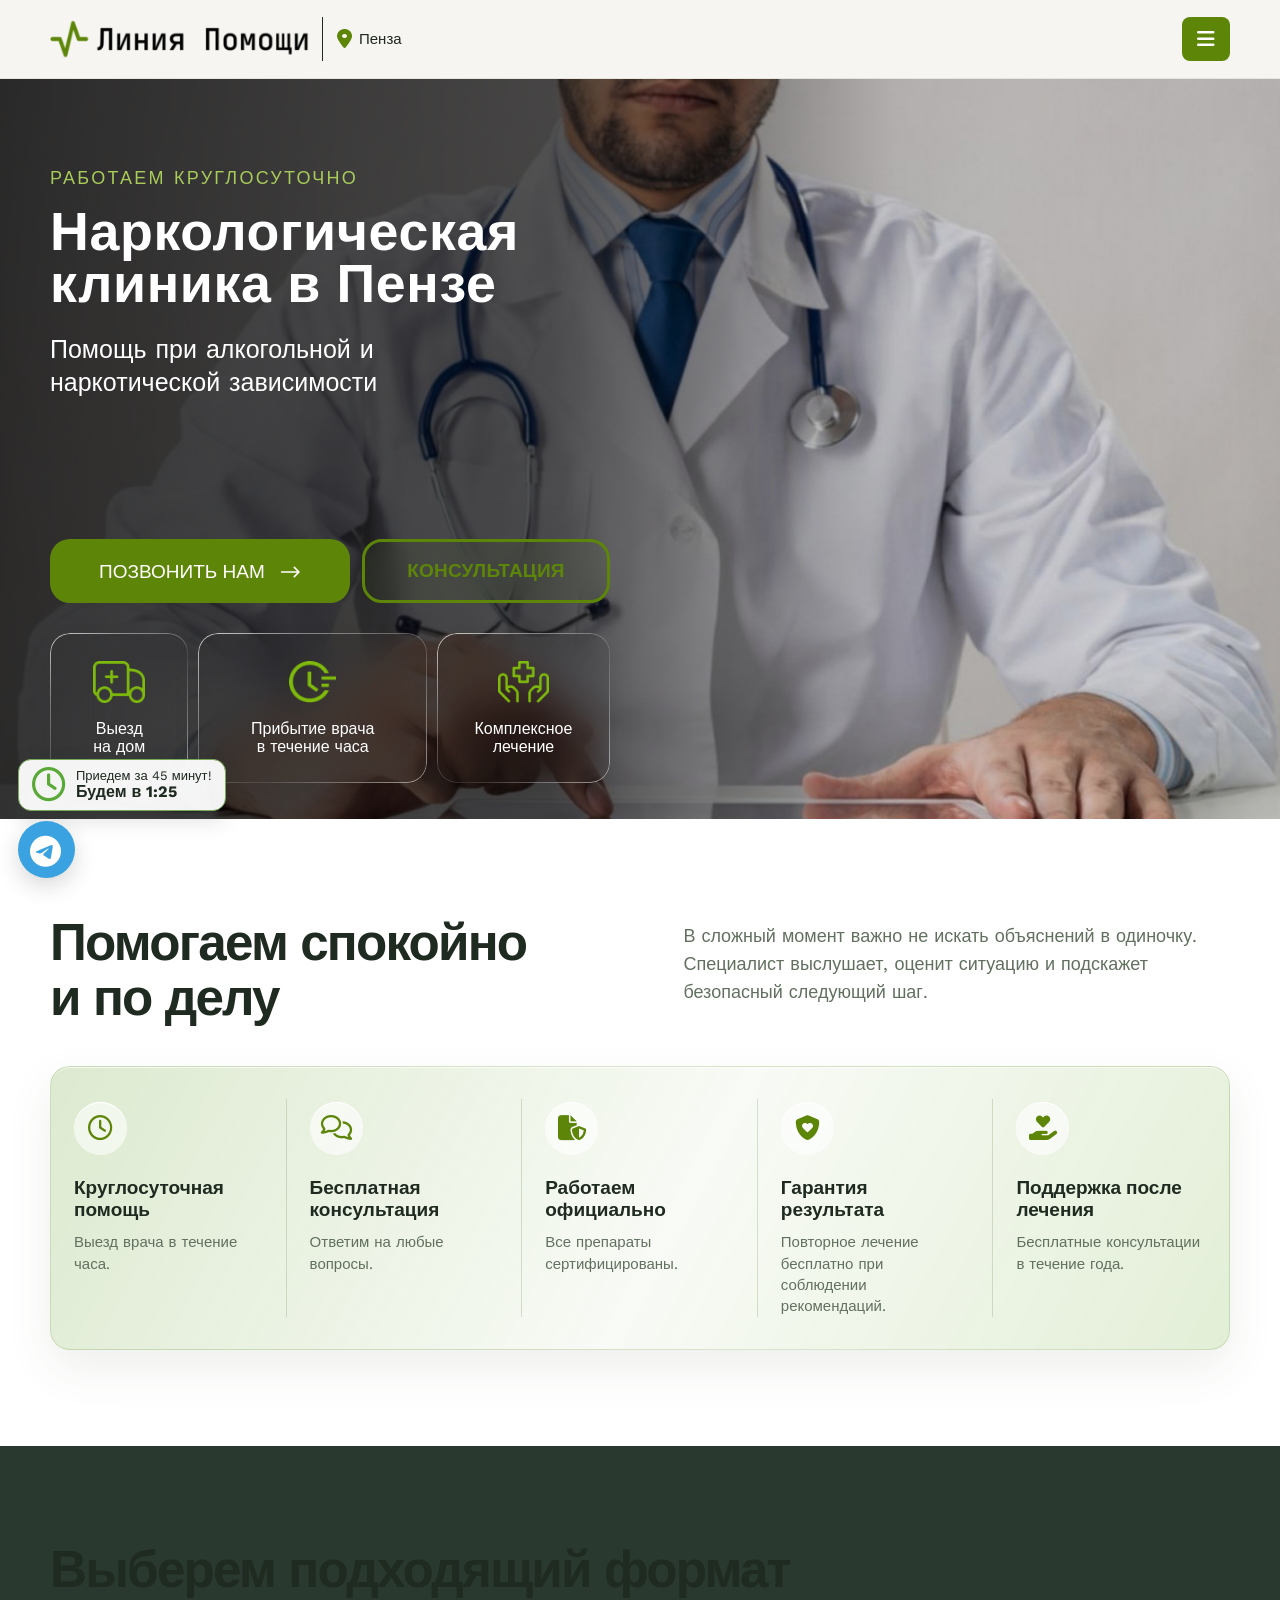
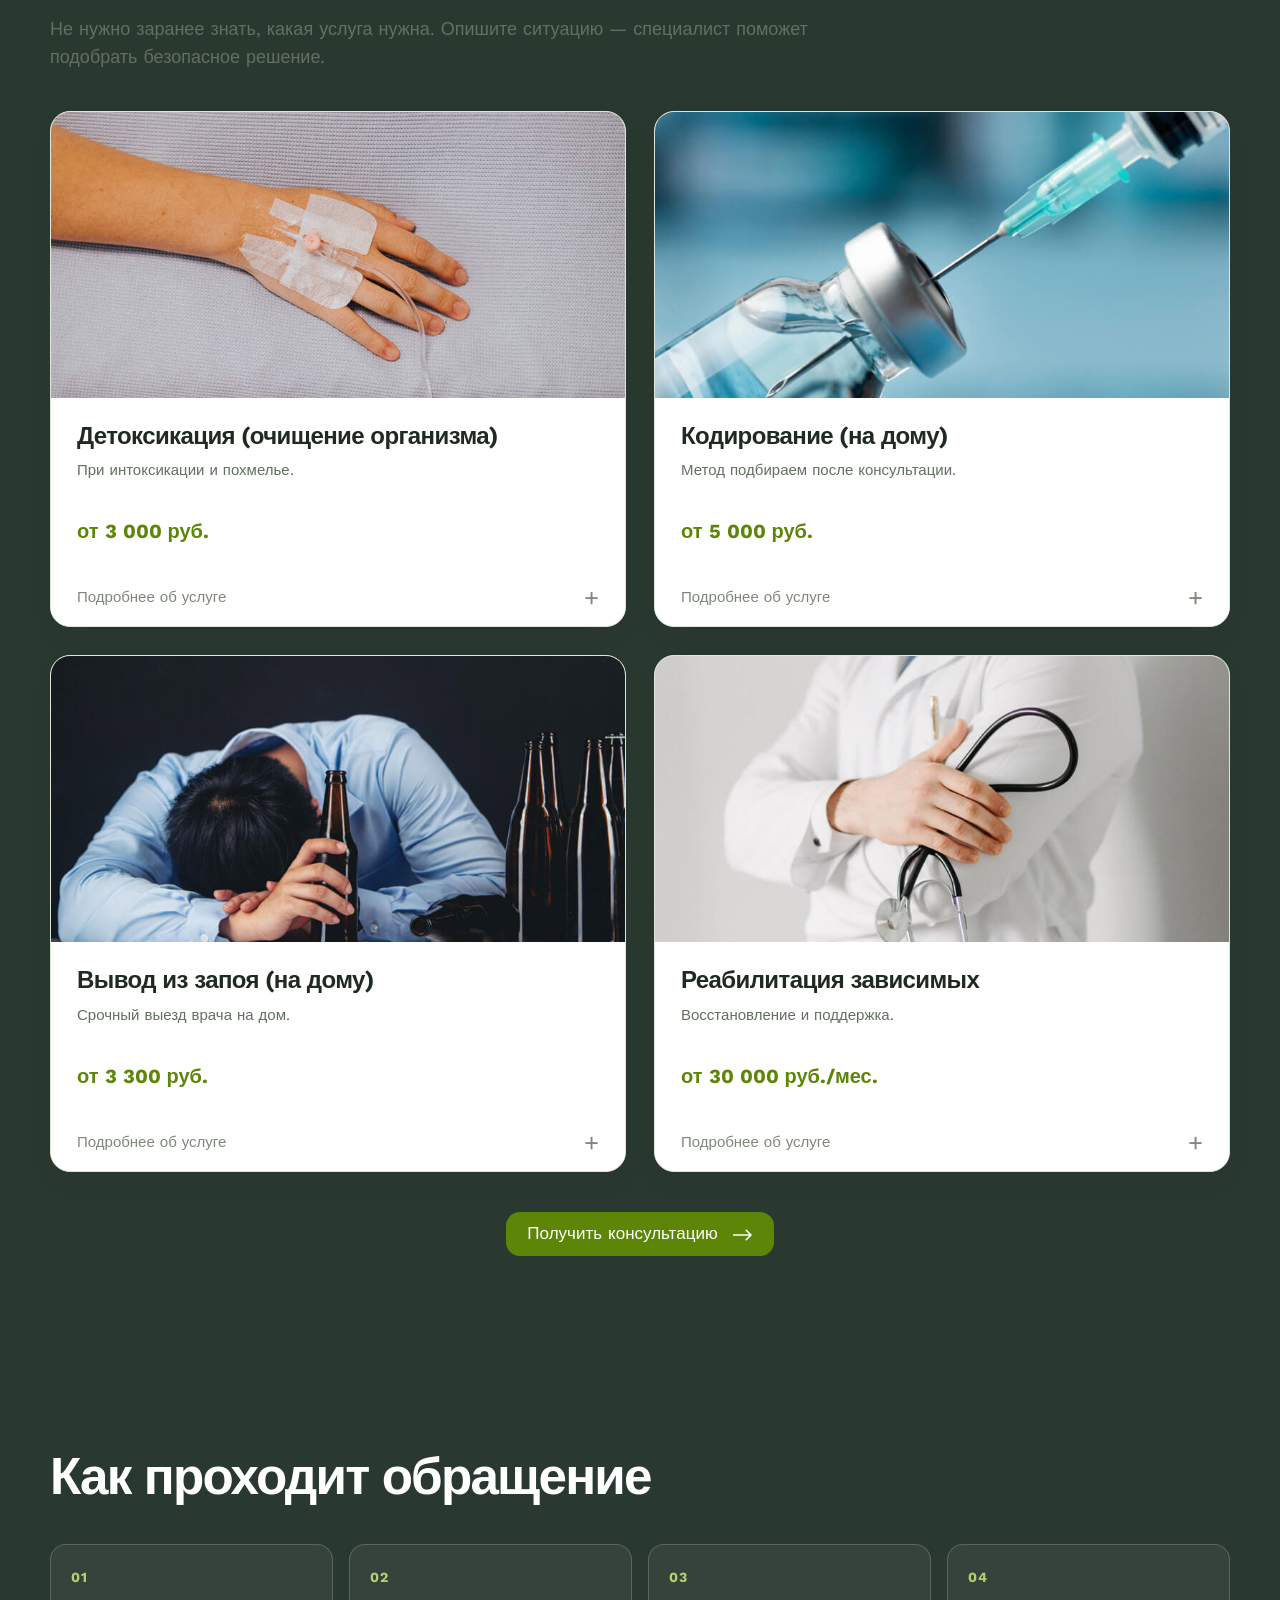
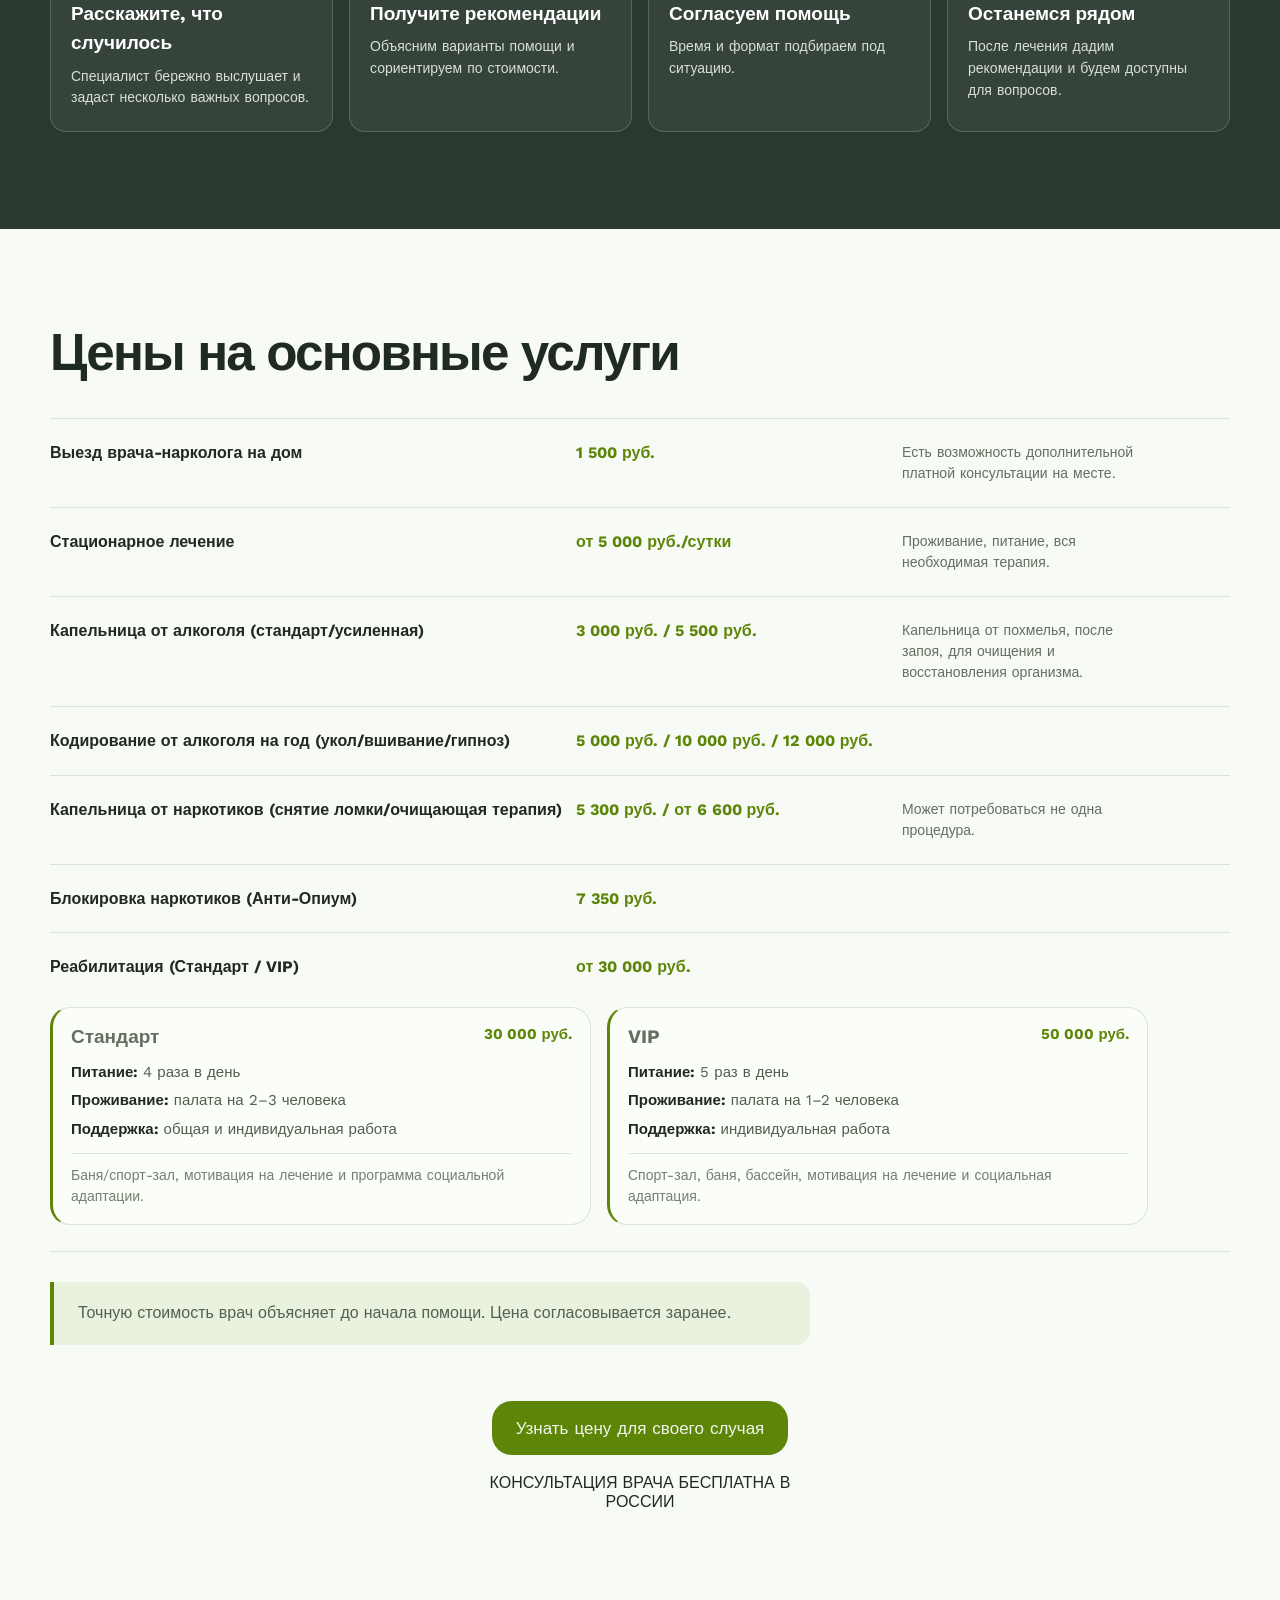
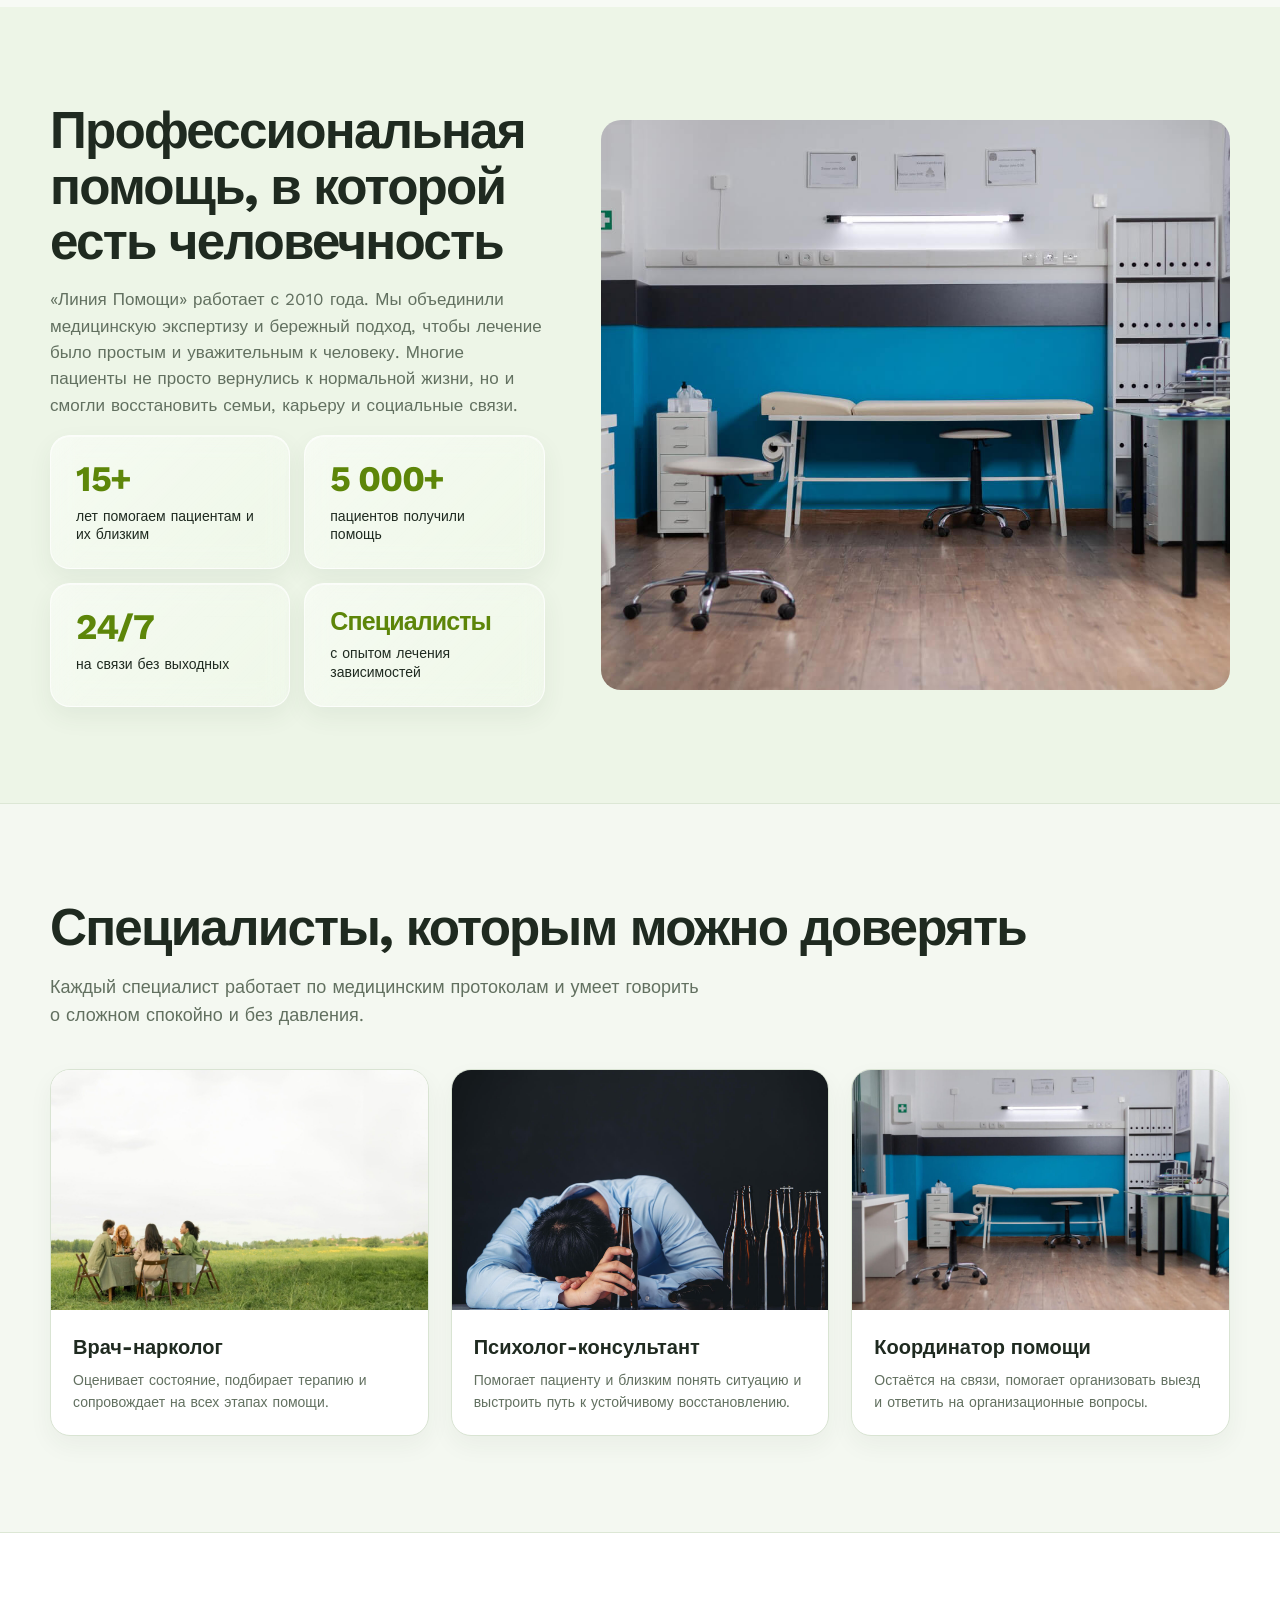
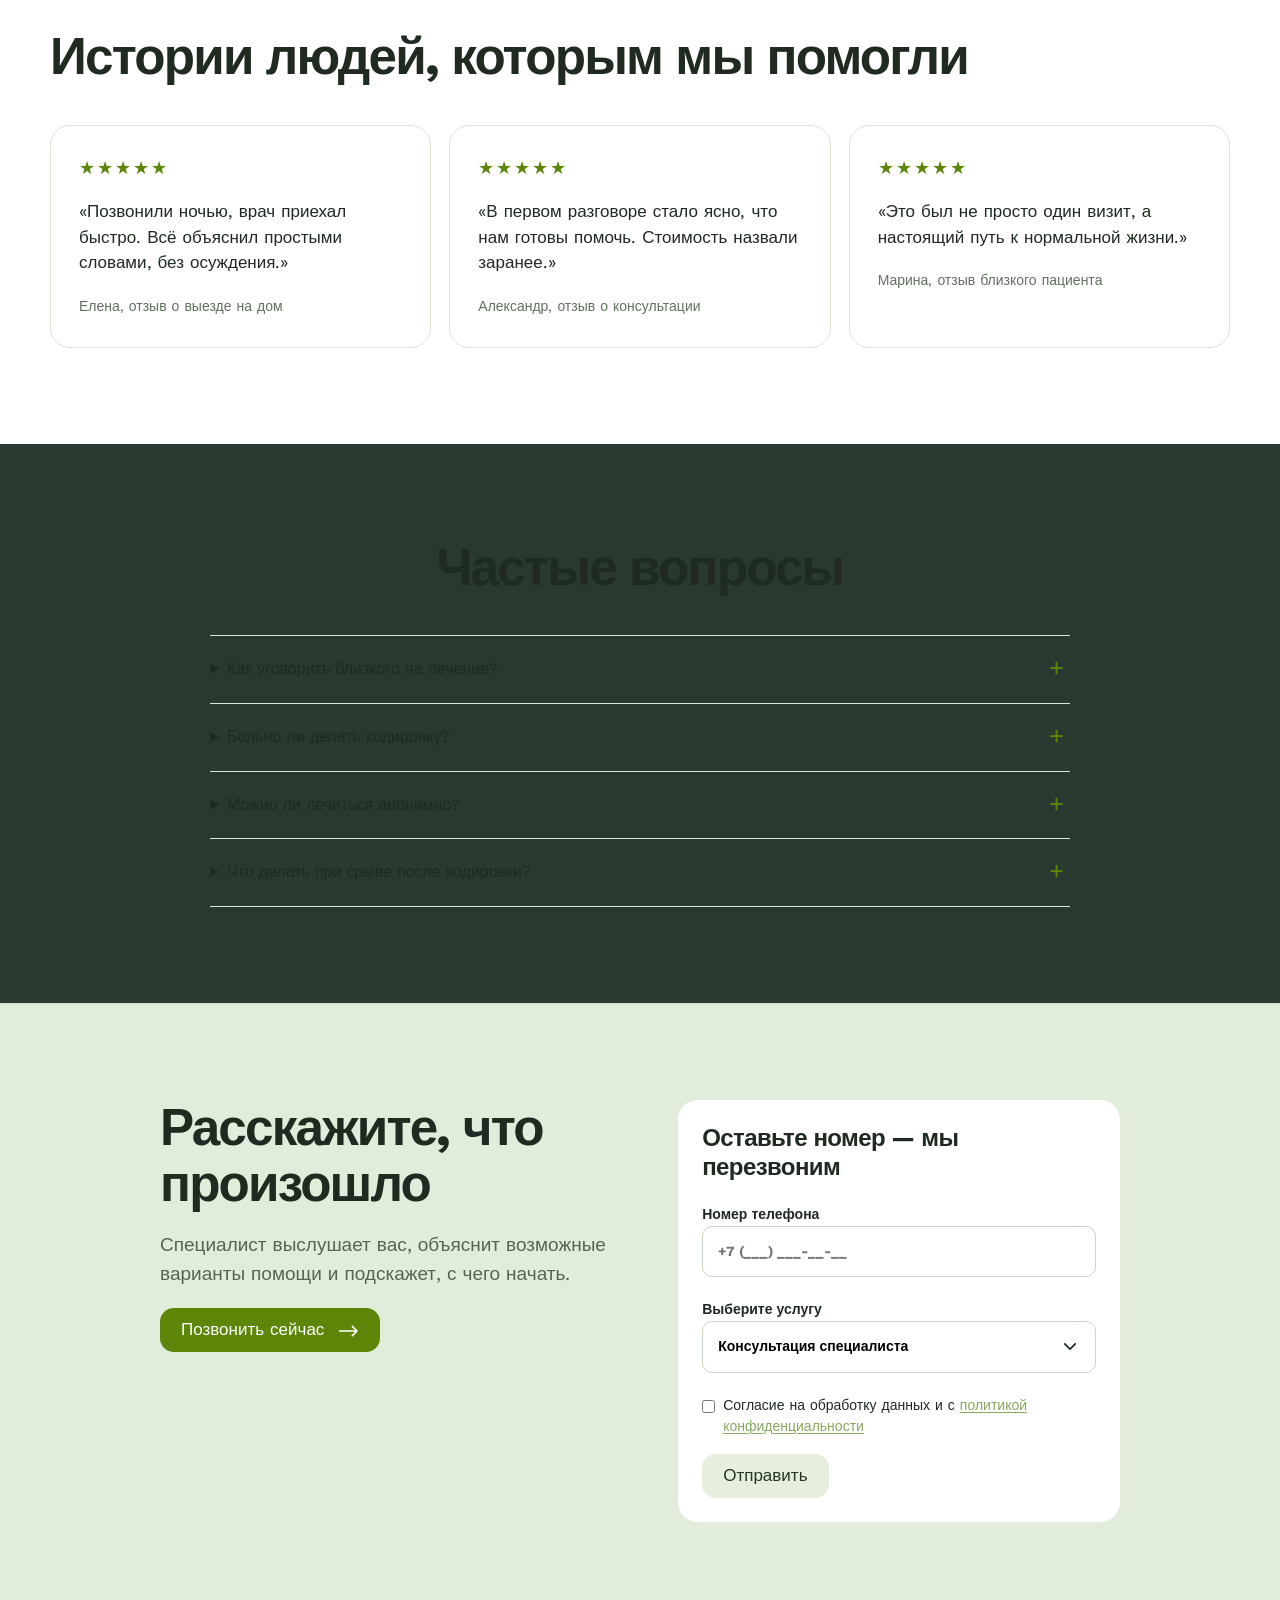
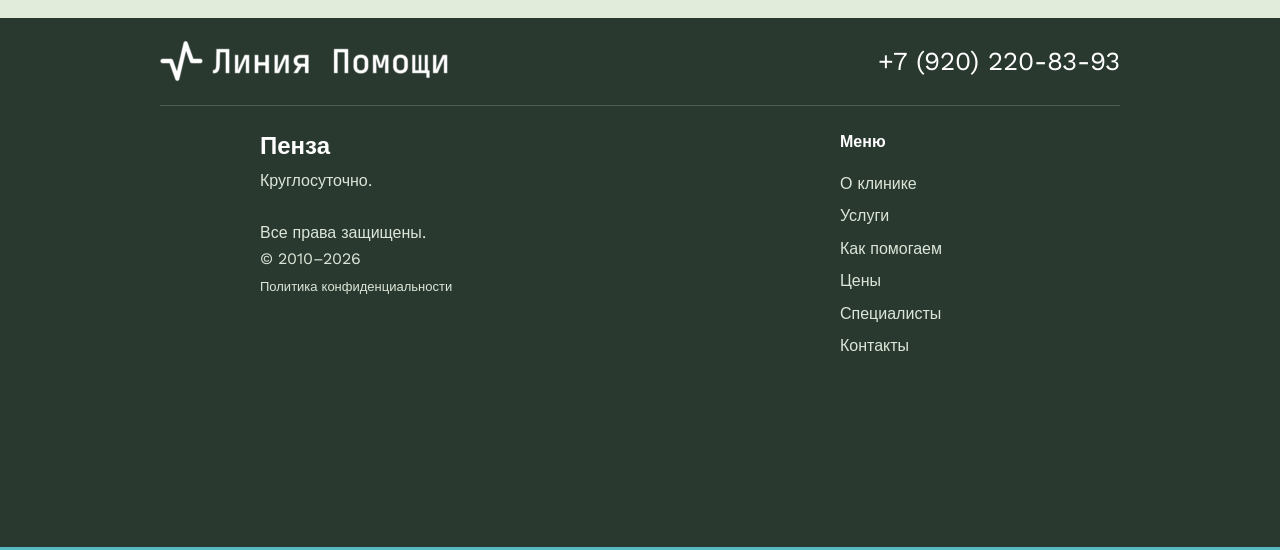
<file: index.html>
<!doctype html>
<html lang="ru">
<head>
  <meta charset="utf-8">
  <meta name="viewport" content="width=device-width, initial-scale=1, viewport-fit=cover">
  <meta name="description" content="Наркологическая клиника в Пензе. Круглосуточная и конфиденциальная помощь.">
  <meta http-equiv="Cache-Control" content="no-cache, no-store, must-revalidate">
  <meta http-equiv="Pragma" content="no-cache">
  <meta http-equiv="Expires" content="0">
  <title>Линия Помощи — наркологическая клиника в Пензе</title>
  <link rel="icon" type="image/png" href="assets/favicon.png">
  <link rel="preconnect" href="https://fonts.googleapis.com">
  <link rel="preconnect" href="https://fonts.gstatic.com" crossorigin>
  <link href="https://fonts.googleapis.com/css2?family=Work+Sans:wght@400;500;600;700&display=swap" rel="stylesheet">
  <link rel="stylesheet" href="https://cdnjs.cloudflare.com/ajax/libs/font-awesome/6.5.2/css/all.min.css" referrerpolicy="no-referrer">
  <link id="lh-site-styles" rel="stylesheet" href="assets/css/style.css">
  <script>document.getElementById('lh-site-styles').href += '?v=' + Date.now();</script>
</head>
<body class="lh-redesign">
  <header class="lh-header">
    <div class="lh-shell">
      <div class="lh-header__row">
        <div class="lh-header__identity"><a class="lh-brand" href="#top" aria-label="Линия Помощи"><img src="assets/migrated/717368d0e074-Frame-17-1-290x44.png" alt="Линия Помощи" width="290" height="44"></a><button class="lh-city" type="button"><i class="fa-solid fa-location-dot"></i> Пенза</button></div>
        <nav class="lh-nav" aria-label="Основное меню"><a href="#about">О клинике</a><a href="#services">Услуги</a><a href="#process">Как помогаем</a><a href="#price">Цены</a><a href="#team">Специалисты</a><a href="#contact">Контакты</a></nav>
        <a class="lh-phone" href="tel:+79202208393"><i class="fa-solid fa-phone"></i> +7 (920) 220-83-93</a>
        <button class="lh-menu-button" type="button" aria-controls="lh-mobile-nav" aria-expanded="false"><i class="fa-solid fa-bars"></i><span class="screen-reader-text">Открыть меню</span></button>
      </div>
      <nav id="lh-mobile-nav" class="lh-mobile-nav" aria-label="Мобильное меню"><a href="#about">О клинике</a><a href="#services">Услуги</a><a href="#process">Как помогаем</a><a href="#price">Цены</a><a href="#team">Специалисты</a><a href="#contact">Контакты</a><a class="lh-mobile-phone" href="tel:+79202208393">+7 (920) 220-83-93</a></nav>
    </div>
  </header>
  <main id="top">
    <section class="lh-hero"><div class="lh-shell lh-hero__inner"><div class="lh-hero__content">
      <div class="lh-hero__intro"><p class="lh-kicker">Работаем круглосуточно</p><h1>Наркологическая<br>клиника в Пензе</h1><p class="lh-hero__lead">Помощь при алкогольной и<br>наркотической зависимости</p></div>
      <div class="lh-hero__actions"><div class="lh-hero__cta-row"><a class="lh-button lh-button--light" href="tel:+79202208393"><span class="lh-cta-label">ПОЗВОНИТЬ НАМ</span><span class="lh-arrow" aria-hidden="true"></span></a><a class="lh-button lh-button--ghost" href="#contact">КОНСУЛЬТАЦИЯ</a></div><div class="lh-benefits">
        <article class="lh-benefit"><img src="assets/benefits/ambulance.png" alt="" aria-hidden="true"><strong>Выезд<br>на дом</strong></article>
        <article class="lh-benefit"><img src="assets/benefits/time.png" alt="" aria-hidden="true"><strong>Прибытие врача<br>в течение часа</strong></article>
        <article class="lh-benefit"><img src="assets/benefits/treatment.png" alt="" aria-hidden="true"><strong>Комплексное<br>лечение</strong></article>
      </div></div>
    </div></div></section>
    <section id="about" class="lh-section lh-trust"><div class="lh-shell">
      <div class="lh-trust__head"><h2 class="lh-title">Помогаем спокойно<br>и по делу</h2><p class="lh-lead">В сложный момент важно не искать объяснений в одиночку. Специалист выслушает, оценит ситуацию и подскажет безопасный следующий шаг.</p></div>
      <div class="lh-trust-grid">
        <article class="lh-trust-card"><i class="lh-icon fa-regular fa-clock"></i><h3>Круглосуточная помощь</h3><p>Выезд врача в течение часа.</p></article>
        <article class="lh-trust-card"><i class="lh-icon fa-regular fa-comments"></i><h3>Бесплатная консультация</h3><p>Ответим на любые вопросы.</p></article>
        <article class="lh-trust-card"><i class="lh-icon fa-solid fa-file-shield"></i><h3>Работаем официально</h3><p>Все препараты сертифицированы.</p></article>
        <article class="lh-trust-card"><i class="lh-icon fa-solid fa-shield-heart"></i><h3>Гарантия результата</h3><p>Повторное лечение бесплатно при соблюдении рекомендаций.</p></article>
        <article class="lh-trust-card"><i class="lh-icon fa-solid fa-hand-holding-heart"></i><h3>Поддержка после лечения</h3><p>Бесплатные консультации в течение года.</p></article>
      </div>
    </div></section>
    <section id="services" class="lh-section"><div class="lh-shell"><div class="lh-services__head"><h2 class="lh-title">Выберем подходящий формат</h2><p class="lh-lead">Не нужно заранее знать, какая услуга нужна. Опишите ситуацию — специалист поможет подобрать безопасное решение.</p></div>
      <div class="lh-services-grid">
        <article class="lh-service"><img class="lh-service__photo" src="assets/migrated/ff2ef63eb1a6-p1.jpg" alt="Детоксикация" loading="lazy"><div class="lh-service__body"><h3>Детоксикация (очищение организма)</h3><p>При интоксикации и похмелье.</p><div class="lh-price-from">от 3 000 руб.</div><details class="lh-details"><summary>Подробнее об услуге</summary><ul><li><strong>Капельницы</strong> для снятия интоксикации</li><li><strong>Восстановление</strong> водно-солевого баланса</li><li>Устранение абстинентного синдрома («ломки»)</li><li>Вывод токсинов после длительного употребления</li></ul><a class="lh-service-call" href="tel:+79202208393"><i class="fa-solid fa-phone"></i> Позвонить</a></details></div></article>
        <article class="lh-service"><img class="lh-service__photo" src="assets/migrated/44acde4f2ad8-p2.jpg" alt="Кодирование" loading="lazy"><div class="lh-service__body"><h3>Кодирование (на дому)</h3><p>Метод подбираем после консультации.</p><div class="lh-price-from">от 5 000 руб.</div><details class="lh-details"><summary>Подробнее об услуге</summary><ul><li><strong>Медикаментозное</strong> (уколы, подшивка, таблетки)</li><li><strong>Психотерапевтическое</strong> (гипноз, метод Довженко)</li><li><strong>Аппаратное</strong> (лазерная и электроимпульсная терапия)</li><li>Подбор метода с учётом индивидуальных особенностей</li></ul><a class="lh-service-call" href="tel:+79202208393"><i class="fa-solid fa-phone"></i> Позвонить</a></details></div></article>
        <article class="lh-service"><img class="lh-service__photo" src="assets/migrated/0866094e1f24-p3.jpg" alt="Вывод из запоя" loading="lazy"><div class="lh-service__body"><h3>Вывод из запоя (на дому)</h3><p>Срочный выезд врача на дом.</p><div class="lh-price-from">от 3 300 руб.</div><details class="lh-details"><summary>Подробнее об услуге</summary><ul><li>Срочный выезд нарколога на дом</li><li>Стационарное лечение под наблюдением врачей</li><li>Купирование осложнений (судороги, давление, бессонница)</li></ul><a class="lh-service-call" href="tel:+79202208393"><i class="fa-solid fa-phone"></i> Позвонить</a></details></div></article>
        <article class="lh-service"><img class="lh-service__photo" src="assets/migrated/d8075d820769-p4.jpg" alt="Реабилитация" loading="lazy"><div class="lh-service__body"><h3>Реабилитация зависимых</h3><p>Восстановление и поддержка.</p><div class="lh-price-from">от 30 000 руб./мес.</div><details class="lh-details"><summary>Подробнее об услуге</summary><ul><li>Амбулаторные и стационарные программы</li><li>Групповая и индивидуальная психотерапия</li><li>Социальная адаптация и помощь в трудоустройстве</li></ul><a class="lh-service-call" href="tel:+79202208393"><i class="fa-solid fa-phone"></i> Позвонить</a></details></div></article>
      </div>
      <div class="lh-services-cta"><a class="lh-button" href="#contact">Получить консультацию <span class="lh-arrow" aria-hidden="true"></span></a></div>
    </div></section>
    <section id="process" class="lh-section lh-process"><div class="lh-shell"><h2 class="lh-title">Как проходит обращение</h2><div class="lh-process-grid"><article class="lh-step"><div class="lh-step__number">01</div><h3>Расскажите, что случилось</h3><p>Специалист бережно выслушает и задаст несколько важных вопросов.</p></article><article class="lh-step"><div class="lh-step__number">02</div><h3>Получите рекомендации</h3><p>Объясним варианты помощи и сориентируем по стоимости.</p></article><article class="lh-step"><div class="lh-step__number">03</div><h3>Согласуем помощь</h3><p>Время и формат подбираем под ситуацию.</p></article><article class="lh-step"><div class="lh-step__number">04</div><h3>Останемся рядом</h3><p>После лечения дадим рекомендации и будем доступны для вопросов.</p></article></div></div></section>
    <section id="price" class="lh-section lh-price-section"><div class="lh-shell"><h2 class="lh-title">Цены на основные услуги</h2><div class="lh-price-list">
      <article class="lh-price-row"><div class="lh-price-main"><strong>Выезд врача-нарколога на дом</strong><span></span><b>1 500 руб.</b></div><p>Есть возможность дополнительной платной консультации на месте.</p></article>
      <article class="lh-price-row"><div class="lh-price-main"><strong>Стационарное лечение</strong><span></span><b>от 5 000 руб./сутки</b></div><p>Проживание, питание, вся необходимая терапия.</p></article>
      <article class="lh-price-row"><div class="lh-price-main"><strong>Капельница от алкоголя (стандарт/усиленная)</strong><span></span><b>3 000 руб. / 5 500 руб.</b></div><p>Капельница от похмелья, после запоя, для очищения и восстановления организма.</p></article>
      <article class="lh-price-row"><div class="lh-price-main"><strong>Кодирование от алкоголя на год (укол/вшивание/гипноз)</strong><span></span><b>5 000 руб. / 10 000 руб. / 12 000 руб.</b></div></article>
      <article class="lh-price-row"><div class="lh-price-main"><strong>Капельница от наркотиков (снятие ломки/очищающая терапия)</strong><span></span><b>5 300 руб. / от 6 600 руб.</b></div><p>Может потребоваться не одна процедура.</p></article>
      <article class="lh-price-row"><div class="lh-price-main"><strong>Блокировка наркотиков (Анти-Опиум)</strong><span></span><b>7 350 руб.</b></div></article>
      <article class="lh-price-row lh-price-row--rehab"><div class="lh-price-main"><strong>Реабилитация (Стандарт / VIP)</strong><span></span><b>от 30 000 руб.</b></div><div class="lh-rehab-plans"><article class="lh-rehab-plan"><h3><span>Стандарт</span><b>30 000 руб.</b></h3><ul><li><strong>Питание:</strong> 4 раза в день</li><li><strong>Проживание:</strong> палата на 2–3 человека</li><li><strong>Поддержка:</strong> общая и индивидуальная работа</li></ul><p>Баня/спорт-зал, мотивация на лечение и программа социальной адаптации.</p></article><article class="lh-rehab-plan"><h3><span>VIP</span><b>50 000 руб.</b></h3><ul><li><strong>Питание:</strong> 5 раз в день</li><li><strong>Проживание:</strong> палата на 1–2 человека</li><li><strong>Поддержка:</strong> индивидуальная работа</li></ul><p>Спорт-зал, баня, бассейн, мотивация на лечение и социальная адаптация.</p></article></div></article>
    </div><p class="lh-price-note">Точную стоимость врач объясняет до начала помощи. Цена согласовывается заранее.</p><aside class="lh-price-cta"><a href="#contact">Узнать цену для своего случая</a><p>Консультация врача бесплатна в России</p></aside></div></section>
    <section class="lh-section lh-about-section"><div class="lh-shell lh-about"><div class="lh-about__copy"><h2 class="lh-title">Профессиональная помощь, в которой есть человечность</h2><p>«Линия Помощи» работает с 2010 года. Мы объединили медицинскую экспертизу и бережный подход, чтобы лечение было простым и уважительным к человеку. Многие пациенты не просто вернулись к нормальной жизни, но и смогли восстановить семьи, карьеру и социальные связи.</p><div class="lh-stats"><div class="lh-stat"><b>15+</b><span>лет помогаем пациентам и их близким</span></div><div class="lh-stat"><b>5 000+</b><span>пациентов получили помощь</span></div><div class="lh-stat"><b>24/7</b><span>на связи без выходных</span></div><div class="lh-stat"><b>Специалисты</b><span>с опытом лечения зависимостей</span></div></div></div><div class="lh-about__photo"><img src="assets/migrated/b2cc1e26f501-clinic-1-1.jpg" alt="Клиника Линия Помощи" loading="lazy"></div></div></section>
    <section id="team" class="lh-section lh-team"><div class="lh-shell"><h2 class="lh-title">Специалисты, которым можно доверять</h2><p class="lh-lead">Каждый специалист работает по медицинским протоколам и умеет говорить о сложном спокойно и без давления.</p><div class="lh-team-grid"><article class="lh-doctor"><img src="assets/migrated/8427bbd657ac-Contact-Hero-BG-1-2048x1377.jpg" alt="Специалист клиники" loading="lazy"><div class="lh-doctor__body"><h3>Врач-нарколог</h3><p>Оценивает состояние, подбирает терапию и сопровождает на всех этапах помощи.</p></div></article><article class="lh-doctor"><img src="assets/migrated/712f04454519-_D0_B2_D1_8B_D0_B2_D0_BE_D0_B4-_D0_B8_D0_B7-_D0_B7_D0_B0_D0_BF_D0_BE_D1_8F.jpg" alt="Психолог клиники" loading="lazy"><div class="lh-doctor__body"><h3>Психолог-консультант</h3><p>Помогает пациенту и близким понять ситуацию и выстроить путь к устойчивому восстановлению.</p></div></article><article class="lh-doctor"><img src="assets/migrated/bba7c3e92178-clinic-1-1-1024x683.jpg" alt="Клиника Линия Помощи" loading="lazy"><div class="lh-doctor__body"><h3>Координатор помощи</h3><p>Остаётся на связи, помогает организовать выезд и ответить на организационные вопросы.</p></div></article></div></div></section>
    <section class="lh-section lh-reviews"><div class="lh-shell"><h2 class="lh-title">Истории людей, которым мы помогли</h2><div class="lh-reviews-grid"><article class="lh-review"><div class="lh-review__stars">★★★★★</div><blockquote>«Позвонили ночью, врач приехал быстро. Всё объяснил простыми словами, без осуждения.»</blockquote><cite>Елена, отзыв о выезде на дом</cite></article><article class="lh-review"><div class="lh-review__stars">★★★★★</div><blockquote>«В первом разговоре стало ясно, что нам готовы помочь. Стоимость назвали заранее.»</blockquote><cite>Александр, отзыв о консультации</cite></article><article class="lh-review"><div class="lh-review__stars">★★★★★</div><blockquote>«Это был не просто один визит, а настоящий путь к нормальной жизни.»</blockquote><cite>Марина, отзыв близкого пациента</cite></article></div></div></section>
    <section class="lh-section"><div class="lh-shell lh-faq"><h2 class="lh-title">Частые вопросы</h2><div class="lh-faq-list"><details class="lh-faq-item"><summary>Как уговорить близкого на лечение?</summary><p>Рекомендуем начать с мотивационной беседы или вызвать врача для интервенции.</p></details><details class="lh-faq-item"><summary>Больно ли делать кодировку?</summary><p>Нет, используются современные безболезненные методы.</p></details><details class="lh-faq-item"><summary>Можно ли лечиться анонимно?</summary><p>Да, мы не передаём данные в государственные учреждения.</p></details><details class="lh-faq-item"><summary>Что делать при срыве после кодировки?</summary><p>Немедленно связаться с нами для коррекции лечения.</p></details></div></div></section>
    <section id="contact" class="lh-section lh-final"><div class="lh-shell lh-final__grid"><div><h2 class="lh-title">Расскажите, что произошло</h2><p>Специалист выслушает вас, объяснит возможные варианты помощи и подскажет, с чего начать.</p><a class="lh-button lh-button--light" href="tel:+79202208393">Позвонить сейчас <span class="lh-arrow" aria-hidden="true"></span></a></div><form class="lh-form" action="#"><h3 class="lh-form__title">Оставьте номер — мы перезвоним</h3><label>Номер телефона<input type="tel" placeholder="+7 (___) ___-__-__" required></label><label>Выберите услугу<select><option>Консультация специалиста</option><option>Алкогольная зависимость</option><option>Наркотическая зависимость</option></select></label><label class="lh-consent"><input type="checkbox" required><span>Согласие на обработку данных и с <a href="privacy-policy/index.html">политикой конфиденциальности</a></span></label><p class="lh-consent__error" role="alert" hidden>Пожалуйста, подтвердите согласие с политикой конфиденциальности.</p><button class="lh-button" type="submit">Отправить</button></form></div></section>
  </main>
  <footer class="lh-footer"><div class="lh-shell"><div class="lh-footer__top"><a class="lh-footer__logo" href="#top"><img src="assets/migrated/717368d0e074-Frame-17-1-290x44.png" alt="Линия Помощи" width="290" height="44"></a><a class="lh-footer__phone" href="tel:+79202208393">+7 (920) 220-83-93</a><div class="lh-footer__place-mobile"><h2>Пенза</h2><p>Круглосуточно.</p></div></div><div class="lh-footer__body"><div class="lh-footer__info"><h2>Пенза</h2><p>Круглосуточно.</p><p class="lh-footer__rights">Все права защищены.<br>© 2010–2026</p><a href="privacy-policy/index.html">Политика конфиденциальности</a></div><nav class="lh-footer__nav" aria-label="Меню в подвале"><h2>Меню</h2><a href="#about">О клинике</a><a href="#services">Услуги</a><a href="#process">Как помогаем</a><a href="#price">Цены</a><a href="#team">Специалисты</a><a href="#contact">Контакты</a></nav></div></div></footer>
  <aside class="lh-side-actions" aria-label="Быстрые способы связи"><a class="lh-arrival" href="#contact"><i class="fa-regular fa-clock"></i><span>Приедем за 45 минут!<strong>Будем в 1:25</strong></span></a><a class="lh-telegram" href="#contact" aria-label="Написать в Telegram"><i class="fa-brands fa-telegram-plane"></i></a></aside>
  <div class="lh-toast" role="status" aria-live="polite">Заявка отправлена</div>
  <script>document.write('<script src="assets/js/main.js?v=' + Date.now() + '"><\/script>');</script>
</body></html>
</file>
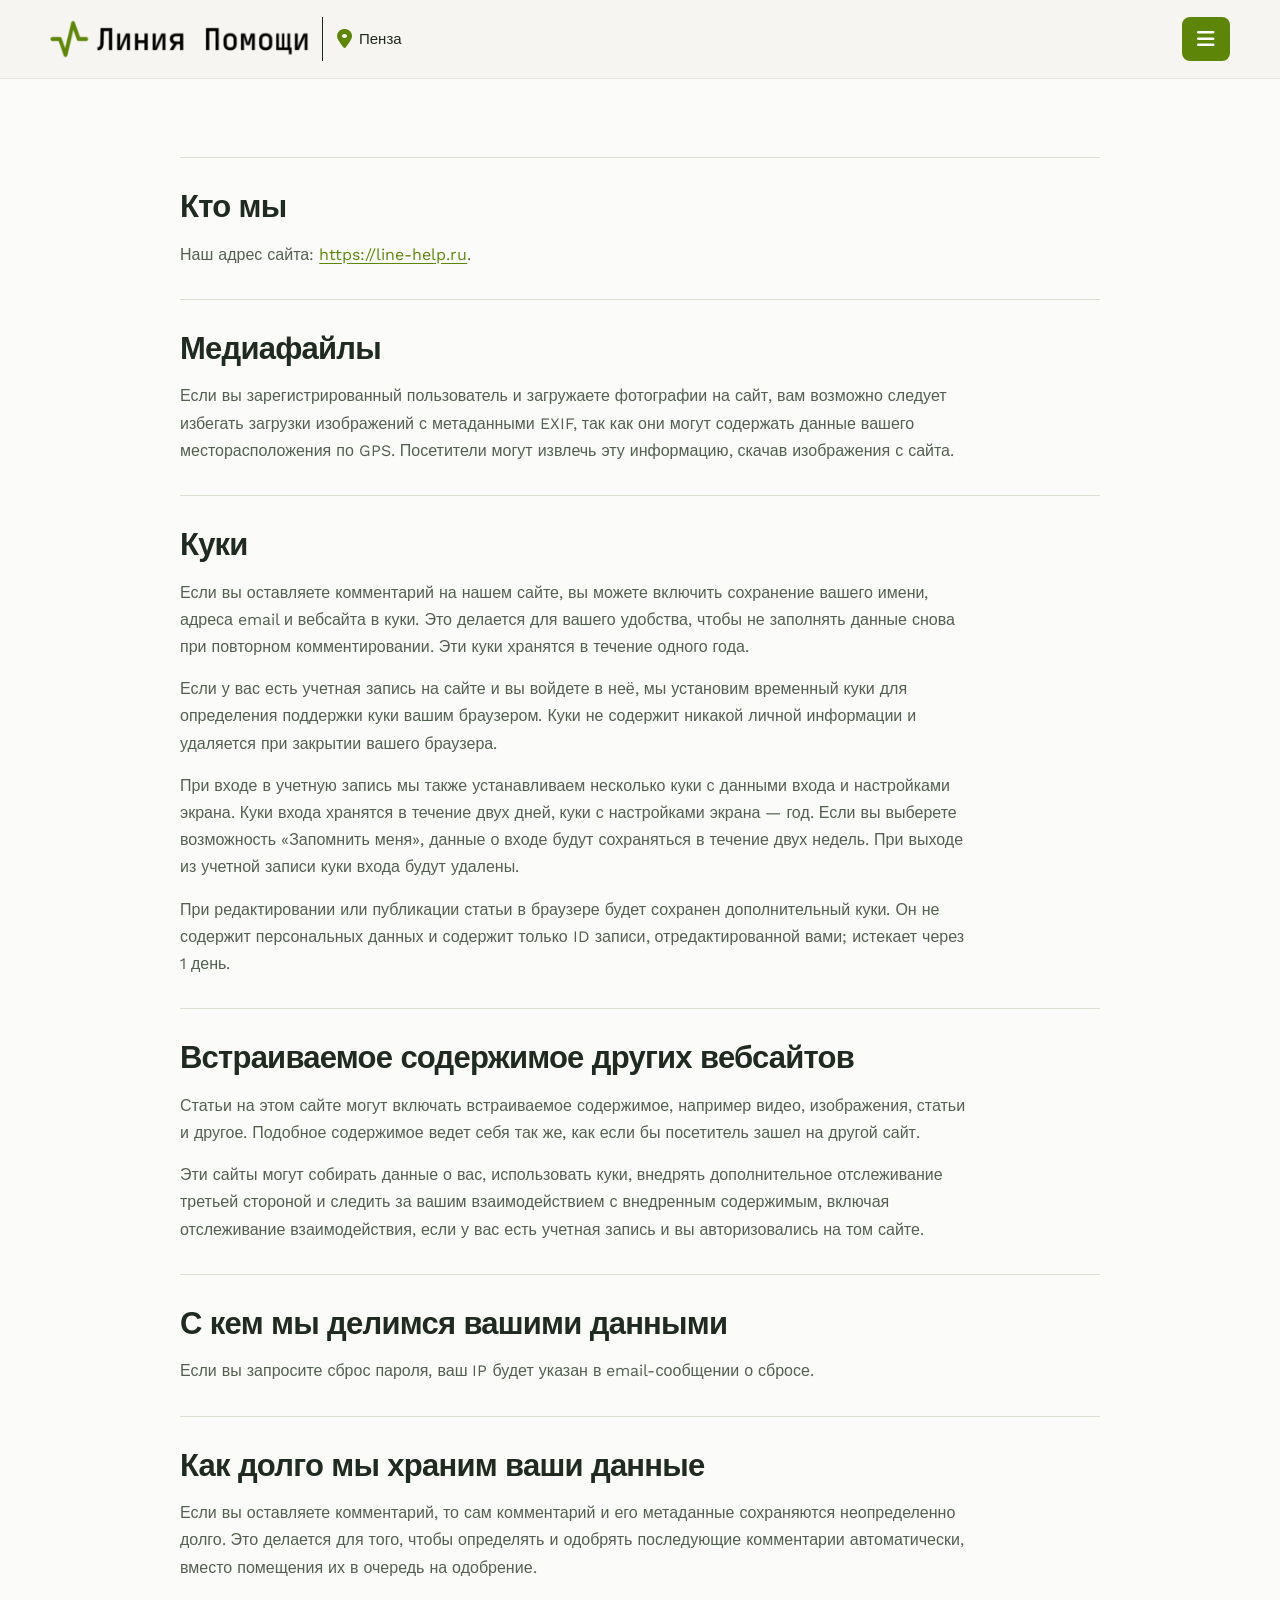
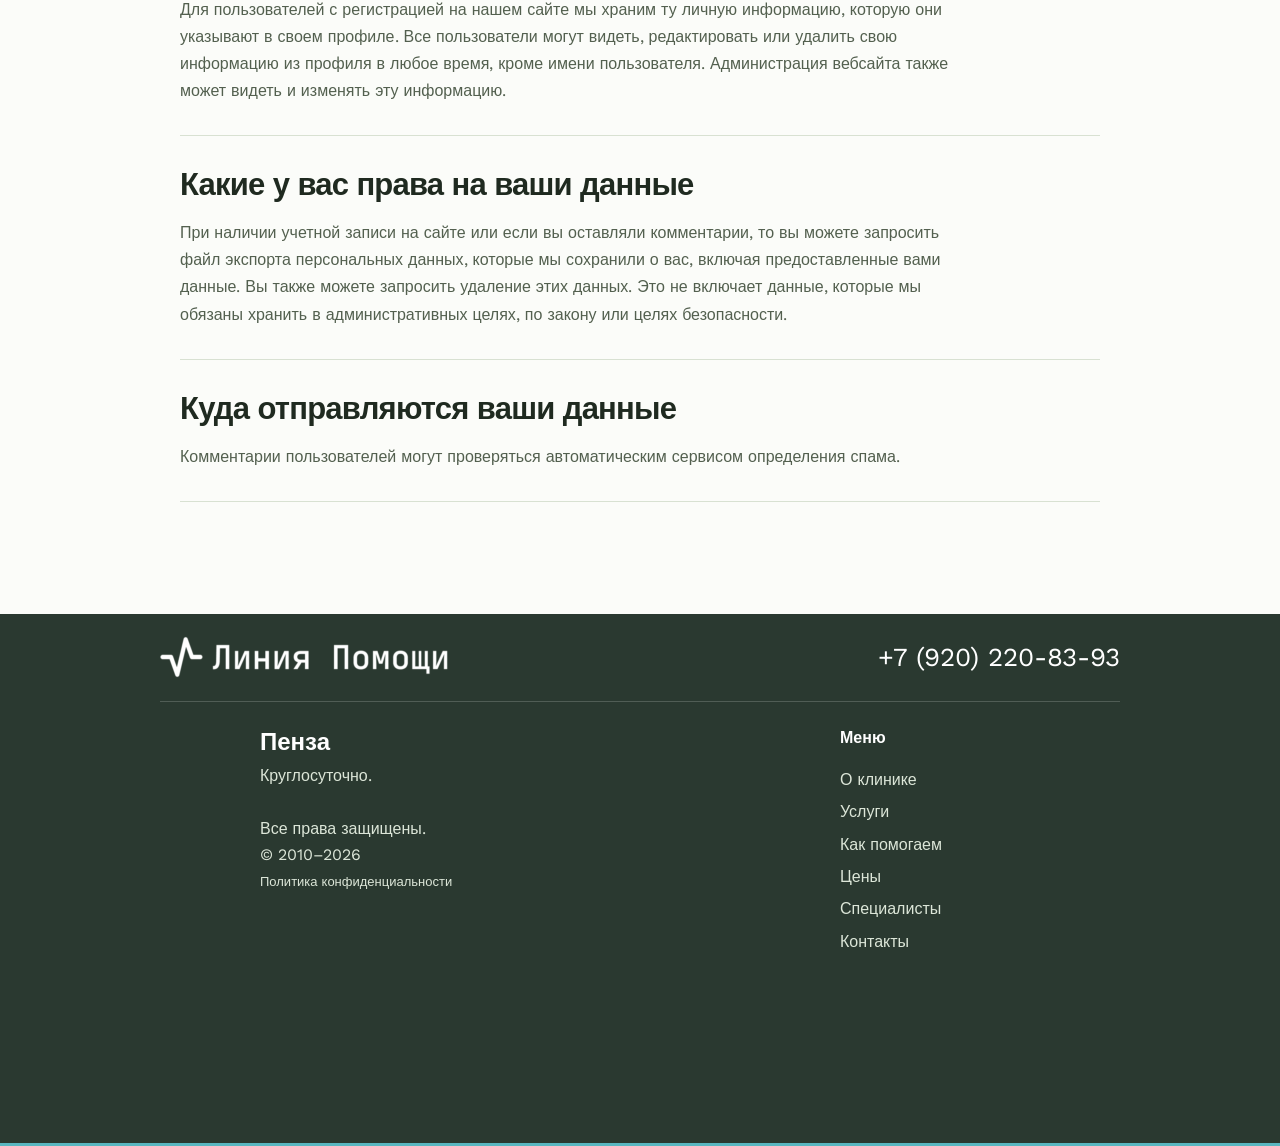
<file: privacy-policy/index.html>
<!doctype html>
<html lang="ru">
<head>
  <meta charset="utf-8">
  <meta name="viewport" content="width=device-width, initial-scale=1, viewport-fit=cover">
  <meta name="description" content="Политика конфиденциальности клиники Линия Помощи.">
  <title>Политика конфиденциальности — Линия Помощи</title>
  <link rel="icon" type="image/png" href="../assets/favicon.png">
  <link rel="preconnect" href="https://fonts.googleapis.com">
  <link rel="preconnect" href="https://fonts.gstatic.com" crossorigin>
  <link href="https://fonts.googleapis.com/css2?family=Work+Sans:wght@400;500;600;700&display=swap" rel="stylesheet">
  <link rel="stylesheet" href="https://cdnjs.cloudflare.com/ajax/libs/font-awesome/6.5.2/css/all.min.css" referrerpolicy="no-referrer">
  <link rel="stylesheet" href="../assets/css/style.css">
</head>
<body class="lh-redesign">
  <header class="lh-header">
    <div class="lh-shell">
      <div class="lh-header__row">
        <div class="lh-header__identity"><a class="lh-brand" href="../index.html" aria-label="Линия Помощи"><img src="../assets/migrated/717368d0e074-Frame-17-1-290x44.png" alt="Линия Помощи" width="290" height="44"></a><span class="lh-city"><i class="fa-solid fa-location-dot"></i> Пенза</span></div>
        <nav class="lh-nav" aria-label="Основное меню"><a href="../index.html#about">О клинике</a><a href="../index.html#services">Услуги</a><a href="../index.html#process">Как помогаем</a><a href="../index.html#price">Цены</a><a href="../index.html#team">Специалисты</a><a href="../index.html#contact">Контакты</a></nav>
        <a class="lh-phone" href="tel:+79202208393"><i class="fa-solid fa-phone"></i> +7 (920) 220-83-93</a>
        <button class="lh-menu-button" type="button" aria-controls="lh-mobile-nav" aria-expanded="false"><i class="fa-solid fa-bars"></i><span class="screen-reader-text">Открыть меню</span></button>
      </div>
      <nav id="lh-mobile-nav" class="lh-mobile-nav" aria-label="Мобильное меню"><a href="../index.html#about">О клинике</a><a href="../index.html#services">Услуги</a><a href="../index.html#process">Как помогаем</a><a href="../index.html#price">Цены</a><a href="../index.html#team">Специалисты</a><a href="../index.html#contact">Контакты</a><a href="tel:+79202208393">+7 (920) 220-83-93</a></nav>
    </div>
  </header>
  <main class="lh-policy">
    <article class="lh-policy__content lh-shell">
      <section><h2>Кто мы</h2><p>Наш адрес сайта: <a href="https://line-help.ru">https://line-help.ru</a>.</p></section>
      <section><h2>Медиафайлы</h2><p>Если вы зарегистрированный пользователь и загружаете фотографии на сайт, вам возможно следует избегать загрузки изображений с метаданными EXIF, так как они могут содержать данные вашего месторасположения по GPS. Посетители могут извлечь эту информацию, скачав изображения с сайта.</p></section>
      <section><h2>Куки</h2><p>Если вы оставляете комментарий на нашем сайте, вы можете включить сохранение вашего имени, адреса email и вебсайта в куки. Это делается для вашего удобства, чтобы не заполнять данные снова при повторном комментировании. Эти куки хранятся в течение одного года.</p><p>Если у вас есть учетная запись на сайте и вы войдете в неё, мы установим временный куки для определения поддержки куки вашим браузером. Куки не содержит никакой личной информации и удаляется при закрытии вашего браузера.</p><p>При входе в учетную запись мы также устанавливаем несколько куки с данными входа и настройками экрана. Куки входа хранятся в течение двух дней, куки с настройками экрана — год. Если вы выберете возможность «Запомнить меня», данные о входе будут сохраняться в течение двух недель. При выходе из учетной записи куки входа будут удалены.</p><p>При редактировании или публикации статьи в браузере будет сохранен дополнительный куки. Он не содержит персональных данных и содержит только ID записи, отредактированной вами; истекает через 1 день.</p></section>
      <section><h2>Встраиваемое содержимое других вебсайтов</h2><p>Статьи на этом сайте могут включать встраиваемое содержимое, например видео, изображения, статьи и другое. Подобное содержимое ведет себя так же, как если бы посетитель зашел на другой сайт.</p><p>Эти сайты могут собирать данные о вас, использовать куки, внедрять дополнительное отслеживание третьей стороной и следить за вашим взаимодействием с внедренным содержимым, включая отслеживание взаимодействия, если у вас есть учетная запись и вы авторизовались на том сайте.</p></section>
      <section><h2>С кем мы делимся вашими данными</h2><p>Если вы запросите сброс пароля, ваш IP будет указан в email-сообщении о сбросе.</p></section>
      <section><h2>Как долго мы храним ваши данные</h2><p>Если вы оставляете комментарий, то сам комментарий и его метаданные сохраняются неопределенно долго. Это делается для того, чтобы определять и одобрять последующие комментарии автоматически, вместо помещения их в очередь на одобрение.</p><p>Для пользователей с регистрацией на нашем сайте мы храним ту личную информацию, которую они указывают в своем профиле. Все пользователи могут видеть, редактировать или удалить свою информацию из профиля в любое время, кроме имени пользователя. Администрация вебсайта также может видеть и изменять эту информацию.</p></section>
      <section><h2>Какие у вас права на ваши данные</h2><p>При наличии учетной записи на сайте или если вы оставляли комментарии, то вы можете запросить файл экспорта персональных данных, которые мы сохранили о вас, включая предоставленные вами данные. Вы также можете запросить удаление этих данных. Это не включает данные, которые мы обязаны хранить в административных целях, по закону или целях безопасности.</p></section>
      <section><h2>Куда отправляются ваши данные</h2><p>Комментарии пользователей могут проверяться автоматическим сервисом определения спама.</p></section>
    </article>
  </main>
  <footer class="lh-footer"><div class="lh-shell"><div class="lh-footer__top"><a class="lh-footer__logo" href="../index.html"><img src="../assets/migrated/717368d0e074-Frame-17-1-290x44.png" alt="Линия Помощи" width="290" height="44"></a><a class="lh-footer__phone" href="tel:+79202208393">+7 (920) 220-83-93</a><div class="lh-footer__place-mobile"><h2>Пенза</h2><p>Круглосуточно.</p></div></div><div class="lh-footer__body"><div class="lh-footer__info"><h2>Пенза</h2><p>Круглосуточно.</p><p class="lh-footer__rights">Все права защищены.<br>© 2010–2026</p><a href="index.html">Политика конфиденциальности</a></div><nav class="lh-footer__nav" aria-label="Меню в подвале"><h2>Меню</h2><a href="../index.html#about">О клинике</a><a href="../index.html#services">Услуги</a><a href="../index.html#process">Как помогаем</a><a href="../index.html#price">Цены</a><a href="../index.html#team">Специалисты</a><a href="../index.html#contact">Контакты</a></nav></div></div></footer>
  <script src="../assets/js/main.js"></script>
</body>
</html>
</file>
<file: assets/css/style.css>
/*
Theme Name: Line Help Redesign
Description: Native lightweight presentation theme for Line Help.
Version: 1.0.0
Text Domain: line-help-redesign
*/

@font-face{font-family:LHRoboto;src:url('../migrated/0ac6f368f152-roboto-kfo7cnqeu92fr1me7ksn66agldtyluama3gubgee.woff2') format('woff2');font-display:swap;font-weight:400}
@font-face{font-family:LHRoboto;src:url('../migrated/85b1ebd61601-roboto-kfo5cnqeu92fr1mu53zec9_vu3r1gihoszmkenkawzu.woff2') format('woff2');font-display:swap;font-weight:700}
:root{--ink:#1f2a20;--muted:#627060;--accent:#5d8609;--accent-dark:#496b07;--paper:#fffdf9;--wash:#edf2e5;--line:#dbe3d2;--radius:20px;--shell:min(1180px,calc(100% - 48px));}
*{box-sizing:border-box}html{scroll-behavior:smooth}body{margin:0;background:var(--paper);color:var(--ink);font-family:'Work Sans',Arial,sans-serif;font-size:16px;line-height:1.55}a{color:inherit;text-decoration:none}img{max-width:100%;height:auto;display:block}.screen-reader-text{position:absolute;clip:rect(1px,1px,1px,1px);width:1px;height:1px;overflow:hidden;white-space:nowrap}.lh-shell{width:var(--shell);margin-inline:auto}.lh-section{padding:96px 0}.lh-kicker{margin:0 0 12px;color:var(--accent);font-weight:400;letter-spacing:.09em;text-transform:uppercase;font-size:24px;line-height:1.05}.lh-title{margin:0;color:var(--ink);font-size:clamp(32px,4vw,52px);letter-spacing:-.035em;line-height:1.08}.lh-lead{color:var(--muted);font-size:18px;max-width:660px}.lh-button{display:inline-flex;gap:15px;align-items:center;justify-content:center;border:0;border-radius:10px;background:var(--accent);color:#fff;padding:16px 27px;font:400 24px/1.05 'Work Sans',Arial,sans-serif;cursor:pointer;transition:background .2s,transform .2s}.lh-button:hover,.lh-button:focus-visible{background:var(--accent-dark);transform:translateY(-2px)}.lh-button--light{background:var(--accent);color:#fff}.lh-button--light:hover{background:var(--accent-dark)}.lh-button--outline{color:var(--accent);border:1px solid var(--accent);background:transparent}.lh-button--outline:hover{color:#fff}

.lh-header{position:sticky;top:0;z-index:10;background:rgba(255,253,249,.96);backdrop-filter:blur(12px);border-bottom:1px solid rgba(34,47,33,.08)}.lh-header__row{min-height:92px;display:flex;align-items:center;gap:26px;white-space:nowrap}.lh-brand{display:flex;align-items:center;flex:0 0 auto}.lh-brand img{width:290px;max-width:100%;height:auto}.lh-city{white-space:nowrap;color:var(--ink);font:600 14px/1.15 'Work Sans',Arial,sans-serif;border:0;border-left:1px solid #1f2a20;background:transparent;padding:2px 0 2px 23px;cursor:pointer}.lh-nav{display:flex;align-items:center;justify-content:space-between;gap:0;flex:1;min-width:0;margin-left:auto;font:600 14px/1.15 'Work Sans',Arial,sans-serif}.lh-nav a{white-space:nowrap}.lh-nav a:hover{color:var(--accent)}.lh-phone{white-space:nowrap;font:600 20px/1 'Work Sans',Arial,sans-serif}.lh-menu-button{display:none;margin-left:auto;border:0;background:var(--accent);color:#fff;border-radius:8px;width:48px;height:44px;font-size:24px}.lh-mobile-nav{display:none;border-top:1px solid var(--line);padding:12px 0 20px}.lh-mobile-nav.is-open{display:grid;gap:6px}.lh-mobile-nav a{padding:10px 0;font-weight:700}

.lh-hero{position:relative;min-height:690px;color:#fff;background:#526050 url('../migrated/586b7a93a107-f11.jpg') center/cover no-repeat;isolation:isolate}.lh-hero:before{content:'';position:absolute;inset:0;z-index:-1;background:linear-gradient(90deg,rgba(0,0,0,.78) 0%,rgba(0,0,0,.68) 43%,rgba(0,0,0,.18) 70%,rgba(0,0,0,.04) 100%)}.lh-hero__inner{min-height:690px;display:flex;align-items:center;padding:82px 0}.lh-hero__content{max-width:720px}.lh-hero .lh-kicker{color:#b2d26d;word-spacing:.3em;letter-spacing:.09em}.lh-hero h1{font-size:48px;line-height:50px;letter-spacing:-.045em;font-weight:700;margin:0 0 23px}.lh-hero__lead{font-size:20px;line-height:1.2;font-weight:400;max-width:610px;margin:0 0 32px}.lh-benefits{display:grid;grid-template-columns:repeat(3,1fr);gap:15px;margin-top:34px;max-width:650px}.lh-benefit{min-height:172px;padding:25px 18px;border:1px solid rgba(255,255,255,.30);border-radius:20px;background:rgba(255,255,255,.11);box-shadow:inset 0 1px 0 rgba(255,255,255,.20),0 10px 28px rgba(0,0,0,.12);backdrop-filter:blur(18px) saturate(145%);-webkit-backdrop-filter:blur(18px) saturate(145%)}.lh-benefit strong{display:block;line-height:25px;font-size:24px;font-weight:700}.lh-benefit span{display:none}

.lh-trust{background:var(--wash)}.lh-trust__head{display:flex;align-items:end;justify-content:space-between;gap:32px;margin-bottom:40px}.lh-trust-grid{display:grid;grid-template-columns:repeat(4,1fr);gap:18px}.lh-trust-card{background:#fff;border:1px solid var(--line);border-radius:var(--radius);padding:28px 23px;min-height:220px}.lh-trust-card .dashicons{font-size:35px;width:35px;height:35px;color:var(--accent);margin-bottom:18px}.lh-trust-card h3{font-size:20px;line-height:1.2;margin:0 0 10px}.lh-trust-card p{margin:0;color:var(--muted);font-size:15px;line-height:1.45}

.lh-services__head{display:grid;grid-template-columns:1fr .9fr;gap:70px;margin-bottom:40px;align-items:end}.lh-services-grid{display:grid;grid-template-columns:repeat(2,1fr);gap:20px}.lh-service{border:1px solid var(--line);border-radius:var(--radius);overflow:hidden;background:#fff;display:grid;grid-template-columns:180px 1fr;min-height:250px}.lh-service__photo{height:100%;object-fit:cover}.lh-service__body{padding:26px}.lh-service__body h3{font-size:24px;line-height:1.15;margin:0 0 10px;letter-spacing:-.025em}.lh-service__body p{font-size:15px;color:var(--muted);margin:0 0 15px}.lh-price-from{font-weight:700;color:var(--accent);margin-bottom:17px}.lh-details summary{font-weight:700;color:var(--ink);cursor:pointer;font-size:14px}.lh-details ul{padding-left:19px;margin:12px 0;font-size:14px;color:var(--muted)}

.lh-process{background:var(--ink);color:#fff}.lh-process .lh-title{color:#fff}.lh-process .lh-lead{color:#cbd5c8}.lh-process-grid{display:grid;grid-template-columns:repeat(4,1fr);gap:22px;margin-top:44px}.lh-step{border-top:1px solid rgba(255,255,255,.35);padding-top:20px}.lh-step__number{color:#b2d26d;font-size:14px;font-weight:700;letter-spacing:.1em}.lh-step h3{font-size:21px;margin:12px 0 9px}.lh-step p{font-size:15px;color:#d5ded2;margin:0}

.lh-price-section{background:var(--wash)}.lh-price-list{margin-top:38px;border-top:1px solid var(--line)}.lh-price-row{display:grid;grid-template-columns:1.2fr .55fr 1.6fr;gap:25px;padding:23px 0;border-bottom:1px solid var(--line);align-items:start}.lh-price-row strong{font-size:18px}.lh-price-row b{color:var(--accent);white-space:nowrap}.lh-price-row span{font-size:14px;color:var(--muted)}.lh-price-note{margin:26px 0 0;padding:20px 24px;border-left:4px solid var(--accent);background:#fff;border-radius:0 12px 12px 0;color:var(--muted)}

.lh-about{display:grid;grid-template-columns:1.04fr .96fr;gap:70px;align-items:center}.lh-about__copy p{color:var(--muted);font-size:17px}.lh-stats{display:grid;grid-template-columns:repeat(2,1fr);gap:14px}.lh-stat{border-radius:18px;padding:25px;background:var(--wash)}.lh-stat b{font-size:36px;line-height:1;color:var(--accent);display:block;letter-spacing:-.04em}.lh-stat span{display:block;margin-top:10px;line-height:1.3;font-size:14px}.lh-about__photo{border-radius:var(--radius);overflow:hidden;height:500px}.lh-about__photo img{width:100%;height:100%;object-fit:cover}

.lh-team{background:#fff}.lh-team-grid{display:grid;grid-template-columns:repeat(3,1fr);gap:20px;margin-top:40px}.lh-doctor{border:1px solid var(--line);border-radius:var(--radius);overflow:hidden;background:#fff}.lh-doctor img{height:270px;width:100%;object-fit:cover}.lh-doctor__body{padding:20px}.lh-doctor h3{margin:0 0 7px;font-size:21px}.lh-doctor p{margin:0;color:var(--muted);font-size:14px}.lh-license{margin-top:30px;padding:24px;border-radius:17px;background:var(--wash);display:flex;gap:18px;align-items:center}.lh-license .dashicons{font-size:42px;width:42px;height:42px;color:var(--accent)}.lh-license p{margin:0;color:var(--muted)}

.lh-reviews{background:var(--wash)}.lh-reviews-grid{display:grid;grid-template-columns:repeat(3,1fr);gap:18px;margin-top:38px}.lh-review{background:#fff;border-radius:var(--radius);padding:28px;border:1px solid var(--line)}.lh-review__stars{color:var(--accent);font-size:18px;letter-spacing:2px}.lh-review blockquote{font-size:17px;line-height:1.5;margin:18px 0}.lh-review cite{font-style:normal;color:var(--muted);font-size:14px}.lh-faq{max-width:860px;margin-inline:auto}.lh-faq .lh-title{text-align:center}.lh-faq-list{margin-top:38px;border-top:1px solid var(--line)}.lh-faq-item{border-bottom:1px solid var(--line);padding:0}.lh-faq-item summary{padding:21px 32px 21px 0;font-weight:700;cursor:pointer;position:relative}.lh-faq-item summary:after{content:'+';position:absolute;right:6px;color:var(--accent);font-size:25px;font-weight:400;top:13px}.lh-faq-item[open] summary:after{content:'−'}.lh-faq-item p{color:var(--muted);margin:0 0 22px}

.lh-final{background:var(--accent);color:#fff}.lh-final__grid{display:grid;grid-template-columns:1fr .9fr;gap:70px;align-items:center}.lh-final .lh-title{color:#fff}.lh-final p{font-size:19px;color:#eff7df}.lh-form{background:#fff;padding:28px;border-radius:var(--radius);color:var(--ink)}.lh-form label{display:block;font-size:14px;font-weight:700;margin:0 0 7px}.lh-form input,.lh-form select{width:100%;border:1px solid #cbd5c3;border-radius:10px;padding:14px 15px;font:inherit;margin-bottom:15px}.lh-form .wpcf7-form-control-wrap{display:block}.lh-form .wpcf7-submit{width:100%;border:0;border-radius:100px;background:var(--accent);color:#fff;padding:15px;font:700 16px LHRoboto,Arial,sans-serif;cursor:pointer}.lh-form .wpcf7-list-item{margin:0}.lh-form .wpcf7-list-item label{display:flex;gap:8px;font-weight:400;align-items:flex-start}.lh-form .wpcf7-list-item input{width:auto;margin:5px 0 0}.lh-form .wpcf7-not-valid-tip{font-size:13px}.lh-fallback-form p{margin:0}.lh-footer{background:#1f2a20;color:#dce6d8;padding:42px 0 24px}.lh-footer__top{display:flex;justify-content:space-between;gap:40px;align-items:center;padding-bottom:30px;border-bottom:1px solid rgba(255,255,255,.15)}.lh-footer__logo img{width:260px;filter:brightness(0) invert(1) grayscale(1)}.lh-footer__phone{font-size:25px;font-weight:700;color:#fff}.lh-footer__bottom{padding-top:22px;display:flex;justify-content:space-between;gap:20px;color:#acb9a7;font-size:13px}.lh-floating-phone{position:fixed;right:22px;bottom:22px;z-index:8;width:58px;height:58px;border-radius:50%;background:var(--accent);display:grid;place-items:center;color:#fff;box-shadow:0 10px 25px rgba(51,75,10,.3)}.lh-floating-phone .dashicons{font-size:27px;width:27px;height:27px}

@media(max-width:1100px){.lh-nav{display:none}.lh-menu-button{display:block}.lh-header__row{min-height:78px}.lh-phone{margin-left:auto;font-size:18px}.lh-services-grid{grid-template-columns:1fr}.lh-trust-grid{grid-template-columns:repeat(2,1fr)}.lh-process-grid{grid-template-columns:repeat(2,1fr)}}
@media(max-width:760px){:root{--shell:min(100% - 36px,1180px)}.lh-section{padding:64px 0}.lh-header__row{gap:14px}.lh-brand{max-width:210px}.lh-brand img{width:210px}.lh-city{display:none}.lh-phone{display:none}.lh-menu-button{margin-left:auto}.lh-hero,.lh-hero__inner{min-height:auto}.lh-hero{background-position:62% center}.lh-hero:before{background:linear-gradient(90deg,rgba(0,0,0,.76),rgba(0,0,0,.58))}.lh-hero__inner{padding:82px 0 38px}.lh-hero h1{font-size:clamp(38px,11vw,53px)}.lh-hero__lead{font-size:18px}.lh-benefits{grid-template-columns:1fr;gap:10px;margin-top:22px}.lh-benefit{min-height:0;display:grid;grid-template-columns:39px 1fr;column-gap:12px;padding:14px}.lh-benefit .dashicons{grid-row:span 2;margin:0;font-size:31px}.lh-benefit strong{font-size:16px}.lh-benefit span{margin:4px 0 0}.lh-trust__head,.lh-services__head{display:block}.lh-trust__head .lh-lead,.lh-services__head .lh-lead{margin-top:16px}.lh-trust-grid{grid-template-columns:1fr}.lh-trust-card{min-height:0}.lh-service{grid-template-columns:1fr}.lh-service__photo{height:210px}.lh-process-grid{grid-template-columns:1fr;gap:28px}.lh-price-row{grid-template-columns:1fr;gap:8px}.lh-about,.lh-final__grid{grid-template-columns:1fr;gap:36px}.lh-about__photo{height:300px;order:-1}.lh-team-grid,.lh-reviews-grid{grid-template-columns:1fr}.lh-final p{font-size:17px}.lh-footer__top,.lh-footer__bottom{display:block}.lh-footer__phone{margin-top:20px}.lh-footer__bottom p{margin:10px 0}.lh-floating-phone{right:16px;bottom:16px}.lh-stats{gap:10px}.lh-stat{padding:19px}.lh-stat b{font-size:28px}}

/* Standalone HTML additions: the icons are supplied by Font Awesome. */
.lh-icon{display:block;color:var(--accent);font-size:35px;margin-bottom:18px}.lh-hero .lh-icon{color:#a8cb59}.lh-benefit .lh-icon{margin-bottom:12px}.lh-city i,.lh-phone i{color:var(--accent);margin-right:5px}.lh-menu-button i{font-size:20px}.lh-license .lh-icon{margin:0;font-size:42px}.lh-floating-phone i{font-size:24px}.lh-consent{display:flex!important;gap:8px;align-items:flex-start;margin-bottom:16px!important;font-weight:400!important}.lh-consent input{width:auto!important;margin:5px 0 0!important}.lh-form-message{color:var(--accent);font-size:14px;margin:15px 0 0!important}@media(max-width:760px){.lh-benefit .lh-icon{grid-row:span 2;margin:0;font-size:30px}}

/* Benefits layout revision: one editorial panel instead of generic white cards. */
.lh-trust{background:#fff}.lh-trust__head{display:grid;grid-template-columns:minmax(0,1fr) minmax(360px,.95fr);align-items:start;gap:58px;margin-bottom:40px}.lh-trust__head .lh-lead{margin:7px 0 0;justify-self:end;max-width:600px}.lh-trust-grid{display:grid;grid-template-columns:repeat(5,1fr);gap:0;overflow:hidden;margin-inline:48px;border:1px solid #e1e6dc;border-radius:28px;background:#fff;box-shadow:0 18px 46px rgba(31,42,32,.055)}.lh-trust-card{position:relative;min-height:282px;padding:35px 23px 30px;border:0;border-radius:0;background:transparent}.lh-trust-card:not(:last-child):after{content:'';position:absolute;top:32px;right:0;bottom:32px;width:1px;background:#dbe2d5}.lh-trust-card h3{font-size:19px;line-height:1.18;margin:0 0 11px}.lh-trust-card p{font-size:15px;line-height:1.42}.lh-trust-card .lh-icon{display:grid;place-items:center;width:53px;height:53px;margin:0 0 22px;border-radius:50%;background:#f0f4ec;box-shadow:inset 0 1px 0 #fff;font-size:25px}@media(max-width:1100px){.lh-trust-grid{grid-template-columns:repeat(2,1fr);margin-inline:30px}.lh-trust-card:nth-child(2):after{display:none}.lh-trust-card:nth-child(4):after{display:none}}@media(max-width:760px){.lh-trust__head{display:block}.lh-trust__head .lh-lead{margin-top:16px}.lh-trust-grid{grid-template-columns:1fr;margin-inline:0;border-radius:20px}.lh-trust-card{min-height:0;padding:25px 24px 23px}.lh-trust-card:not(:last-child):after{top:auto;right:24px;bottom:0;left:24px;width:auto;height:1px}.lh-trust-card .lh-icon{margin-bottom:14px}}

/* Services: image-led two-column cards with a downward disclosure. */
.lh-services-grid{grid-template-columns:repeat(2,minmax(0,1fr));gap:28px}.lh-service{display:block;min-height:0;border:0;border-radius:20px;background:transparent;overflow:visible}.lh-service__photo{width:100%;height:286px;border-radius:20px;object-fit:cover}.lh-service__body{padding:24px 26px 0}.lh-service__body h3{font-size:24px;margin:0 0 9px}.lh-service__body p{min-height:45px;margin-bottom:12px}.lh-price-from{font-size:20px;margin-bottom:19px}.lh-details{border-top:1px solid var(--line)}.lh-details summary{display:flex;align-items:center;justify-content:space-between;padding:16px 0;color:var(--accent);font-size:15px}.lh-details summary:after{content:'+';font-size:25px;font-weight:400;line-height:1}.lh-details[open] summary:after{content:'−'}.lh-details ul{padding:0 0 4px 20px;margin:0;color:var(--muted);line-height:1.55}.lh-details li{margin:6px 0}.lh-details[open]{padding-bottom:15px}@media(min-width:761px) and (max-width:1100px){.lh-services-grid{grid-template-columns:repeat(2,minmax(0,1fr));gap:18px}.lh-service__photo{height:230px}.lh-service__body{padding:20px 18px 0}.lh-service__body h3{font-size:21px}}@media(max-width:760px){.lh-services-grid{grid-template-columns:1fr;gap:32px}.lh-service__photo{height:235px}.lh-service__body{padding:21px 4px 0}}

/* Trust panel aligned to the title grid, with a restrained green glass finish. */
.lh-trust-grid{margin-inline:0;border-color:rgba(128,158,91,.26);background:linear-gradient(118deg,rgba(210,227,193,.76) 0%,rgba(244,248,240,.64) 53%,rgba(216,232,199,.72) 100%);box-shadow:inset 0 1px 0 rgba(255,255,255,.7),0 18px 46px rgba(68,94,44,.09);backdrop-filter:blur(16px) saturate(120%);-webkit-backdrop-filter:blur(16px) saturate(120%)}.lh-trust-card .lh-icon{background:rgba(255,255,255,.6)}.lh-trust-card:not(:last-child):after{background:rgba(95,125,65,.22)}@media(max-width:1100px){.lh-trust-grid{margin-inline:0}}

/* Service copy sits in a framed card, with a separate quiet disclosure panel. */
.lh-service{border:1px solid #e0e5dc;border-radius:20px;background:#fff;overflow:hidden;box-shadow:0 12px 30px rgba(31,42,32,.035)}.lh-service__photo{border-radius:0}.lh-service__body{padding:25px 26px 26px}.lh-details{margin:22px -26px -26px;padding:0 18px 0;border:0;background:#f8faf6}.lh-details summary{margin:0;padding:16px 8px;color:#778274;font-weight:500}.lh-details summary:after{color:#778274}.lh-details[open] summary{border-bottom:1px solid #dce3d8}.lh-details ul{padding:13px 8px 14px 27px;color:#65705f}.lh-details[open]{padding-bottom:0}@media(min-width:761px) and (max-width:1100px){.lh-service__body{padding:20px 18px 21px}.lh-details{margin:19px -18px -21px;padding:0 14px}}@media(max-width:760px){.lh-service__body{padding:21px 20px 22px}.lh-details{margin:19px -20px -22px;padding:0 14px}}

.lh-price-section{background:#fff}

/* Detailed price list and its conversion callout. */
.lh-price-list{border-top:0;margin-top:42px}.lh-price-row{display:block;padding:17px 0 18px;border-bottom:1px solid #e0e5dc}.lh-price-main{display:flex;align-items:baseline;gap:12px}.lh-price-main strong{font-size:19px;line-height:1.3}.lh-price-main>span{flex:1;min-width:18px;border-bottom:2px dotted #8b9685;transform:translateY(-4px)}.lh-price-main b{color:var(--ink);font-size:18px;white-space:nowrap}.lh-price-row p{margin:8px 0 0;color:var(--muted);font-size:14px;line-height:1.5}.lh-price-row p+p{margin-top:4px}.lh-price-note{display:block;max-width:760px;margin:30px 0 0;padding:19px 24px;border:0;border-left:4px solid var(--accent);border-radius:0 14px 14px 0;background:#e9f1df;color:#53624e}.lh-price-cta{display:flex;align-items:center;gap:22px;justify-content:center;margin:36px auto 0;padding:24px 28px;max-width:510px;border:1px solid #d7e4ca;border-radius:20px;background:linear-gradient(115deg,#f1f6eb,#e1edd6);text-align:center}.lh-price-cta p{margin:0;font-size:16px;line-height:1.2;text-transform:uppercase;color:#33442e}.lh-price-cta a{display:inline-flex;align-items:center;gap:9px;justify-content:center;padding:13px 23px;border-radius:999px;background:var(--accent);color:#fff;font-size:17px;font-weight:700;white-space:nowrap}.lh-price-cta a:hover{background:var(--accent-dark)}@media(max-width:760px){.lh-price-main{align-items:flex-start;flex-wrap:wrap;gap:6px}.lh-price-main>span{display:none}.lh-price-main b{width:100%;font-size:17px}.lh-price-cta{display:block;padding:22px}.lh-price-cta a{margin-top:14px}.lh-price-note{padding:17px 18px}}

/* Expanded service information stays neutral and white. */
.lh-details,.lh-details[open]{background:#fff}.lh-details summary,.lh-details summary:after{color:#7e887a}.lh-details ul{color:#5f685c}.lh-service-call{display:inline-flex;align-items:center;gap:8px;margin:8px 8px 22px;padding:11px 22px;border-radius:999px;background:var(--accent);color:#fff;font-size:14px;font-weight:700;text-transform:uppercase}.lh-service-call:hover{background:var(--accent-dark)}

/* Service details contain only the description; calls to action stay outside the cards. */
.lh-service-call{display:none}

/* Price list: the calm three-column layout, without the dotted table treatment. */
.lh-price-list{border-top:1px solid var(--line);margin-top:38px}.lh-price-row{display:grid;grid-template-columns:minmax(0,1.2fr) minmax(145px,.5fr) minmax(0,1.25fr);column-gap:26px;align-items:start;padding:23px 0;border-bottom:1px solid var(--line)}.lh-price-main{display:contents}.lh-price-main strong{grid-column:1;font-size:18px;line-height:1.35}.lh-price-main>span{display:none}.lh-price-main b{grid-column:2;color:var(--accent);font-size:17px;line-height:1.35;white-space:normal}.lh-price-row>p{grid-column:3;grid-row:1;margin:0;color:var(--muted);font-size:14px;line-height:1.5}.lh-price-row--rehab{align-items:start}.lh-rehab-plans{grid-column:3;grid-row:1;display:grid;gap:10px}.lh-rehab-plan{padding:13px 15px;border:1px solid #dce6d5;border-left:3px solid var(--accent);border-radius:0 12px 12px 0;background:#fbfdf9}.lh-rehab-plan h3{display:flex;justify-content:space-between;gap:12px;margin:0 0 6px;font-size:15px;line-height:1.3}.lh-rehab-plan h3 b{color:var(--accent);white-space:nowrap}.lh-rehab-plan p{margin:0;color:var(--muted);font-size:13px;line-height:1.45}.lh-price-cta{display:flex;flex-direction:column;gap:13px;margin:38px auto 0;padding:0;max-width:350px;border:0;border-radius:0;background:transparent;text-align:center}.lh-price-cta p{margin:0;font-size:16px;line-height:1.2;text-transform:uppercase;color:var(--ink)}.lh-price-cta a{padding:14px 24px;font-size:17px}@media(max-width:760px){.lh-price-row{display:block;padding:20px 0}.lh-price-main{display:flex;flex-direction:column;gap:7px}.lh-price-main strong{font-size:18px}.lh-price-main b{font-size:17px}.lh-price-row>p{margin:10px 0 0}.lh-rehab-plans{margin-top:14px}.lh-price-cta{max-width:310px}}

/* Keep desktop rows easy to scan: title and price never split across two lines. */
@media(min-width:1101px){.lh-price-row{grid-template-columns:minmax(500px,1.2fr) minmax(255px,.68fr) minmax(0,1fr)}.lh-price-main strong,.lh-price-main b{white-space:nowrap}.lh-rehab-plans{grid-template-columns:repeat(2,minmax(0,1fr));gap:12px}.lh-rehab-plan{padding:13px 14px}.lh-rehab-plan h3{font-size:14px;gap:8px}.lh-rehab-plan h3 b{font-size:14px}.lh-rehab-plan p{font-size:12.5px}}
.lh-price-cta{margin-top:56px;gap:18px}

/* Longer service names and prices retain their own space instead of colliding. */
@media(min-width:1101px){.lh-price-row{grid-template-columns:minmax(500px,1fr) minmax(300px,.62fr) minmax(0,.75fr)}.lh-price-main strong{font-size:16px}.lh-price-main b{font-size:16px}.lh-price-row--rehab .lh-rehab-plans{grid-column:1/-1;grid-row:2;margin-top:4px;grid-template-columns:repeat(2,minmax(0,1fr));gap:16px}.lh-price-row--rehab{padding-bottom:26px}}
.lh-rehab-plans{grid-column:1/-1;grid-row:2;grid-template-columns:repeat(2,minmax(0,1fr));gap:16px;margin-top:5px}.lh-rehab-plan{padding:17px 18px}.lh-rehab-plan h3{font-size:16px;margin-bottom:12px}.lh-rehab-plan h3 b{font-size:15px}.lh-rehab-plan ul{display:grid;gap:7px;list-style:none;margin:0;padding:0}.lh-rehab-plan li{color:#51604d;font-size:13px;line-height:1.4}.lh-rehab-plan li strong{color:var(--ink)}.lh-rehab-plan p{margin-top:12px;padding-top:11px;border-top:1px solid #dce6d5;color:#73806f;font-size:12.5px}.lh-price-cta a{font-weight:500;color:rgba(255,255,255,.92)}
@media(max-width:760px){.lh-rehab-plans{grid-template-columns:1fr;gap:10px;margin-top:14px}.lh-price-cta{margin-top:48px}}

/* The clinic story is a calm, reassuring pause between practical sections. */
.lh-about-section{background:#edf5e7}.lh-about__result{margin:22px 0 0;padding:16px 0 16px 20px;border-left:3px solid var(--accent);color:#455542!important;font-weight:500}.lh-about-section .lh-stat{background:rgba(255,255,255,.7)}

/* Give the clinic photo more visual weight in the story section. */
.lh-about{grid-template-columns:.88fr 1.12fr;gap:56px}.lh-about__photo{height:570px}
@media(max-width:760px){.lh-about__photo{height:340px}}

/* Final contact block shares the same calm dark-green background as the process section. */
.lh-final{background:var(--ink)}

/* Rehabilitation tariffs: make the practical conditions easier to read at a glance. */
.lh-rehab-plan li{font-size:15px;line-height:1.45}.lh-rehab-plan p{font-size:14px;line-height:1.5}

/* Final form heading and a lightweight success notification. */
.lh-form__title{margin:0 0 22px;font-size:24px;line-height:1.2;letter-spacing:-.025em}.lh-toast{position:fixed;top:22px;left:50%;z-index:30;transform:translate(-50%,-18px);padding:14px 22px;border-radius:12px;background:#fff;color:var(--ink);font-weight:600;box-shadow:0 14px 34px rgba(0,0,0,.2);opacity:0;visibility:hidden;transition:opacity .22s ease,transform .22s ease}.lh-toast.is-visible{opacity:1;visibility:visible;transform:translate(-50%,0)}@media(max-width:760px){.lh-form__title{font-size:21px}.lh-toast{top:14px;width:calc(100% - 32px);text-align:center}}

/* Rehabilitation plans: clearer hierarchy between tariff name and conditions. */
.lh-rehab-plan h3 span{font-size:19px;font-weight:700}.lh-rehab-plan li strong{font-size:inherit;font-weight:700}

/* Translucent glass cards for the clinic statistics. */
.lh-about-section .lh-stat{border:1px solid rgba(255,255,255,.68);background:linear-gradient(135deg,rgba(255,255,255,.52),rgba(255,255,255,.22));box-shadow:inset 0 1px 0 rgba(255,255,255,.56),0 10px 24px rgba(63,84,51,.07);backdrop-filter:blur(14px) saturate(135%);-webkit-backdrop-filter:blur(14px) saturate(135%)}

.lh-services-cta{display:flex;justify-content:center;margin-top:42px}

/* Align the final message with the top and width of the contact form. */
.lh-final__grid{align-items:start}.lh-final__grid>div:first-child{max-width:525px}

/* Footer content mirrors the clinic's site structure. */
.lh-footer{padding:0;background:#e6eddc;color:var(--ink);border-bottom:3px solid #59b7c0}.lh-footer__top{min-height:88px;padding:20px 0;border-bottom:1px solid rgba(31,42,32,.18)}.lh-footer__logo img{filter:none;width:290px}.lh-footer__phone{color:#111;font-size:26px;font-weight:400}.lh-footer__body{display:flex;justify-content:space-between;gap:50px;padding:26px 18px 68px}.lh-footer__info,.lh-footer__nav{display:flex;flex-direction:column;align-items:flex-start}.lh-footer h2{margin:0 0 8px;font-size:24px;line-height:1.2}.lh-footer__info p{margin:0;font-size:16px}.lh-footer__rights{margin-top:27px!important;line-height:1.6}.lh-footer__info a{margin-top:5px;font-size:13px}.lh-footer__nav{gap:10px;min-width:210px}.lh-footer__nav h2{font-size:16px;margin-bottom:12px}.lh-footer__nav a{font-size:16px;line-height:1.4}.lh-footer a:hover{color:var(--accent)}@media(max-width:760px){.lh-footer__top{min-height:0;padding:20px 0}.lh-footer__logo img{width:220px}.lh-footer__phone{margin-top:18px;font-size:21px}.lh-footer__body{display:block;padding:26px 0 40px}.lh-footer__nav{margin-top:32px}.lh-footer__nav h2{font-size:17px}}

/* Shared vertical rhythm: each main section uses the same outside breathing room. */
:root{--section-space:112px;--content-space:40px}.lh-section{padding-block:var(--section-space)}.lh-trust__head,.lh-services__head{margin-bottom:var(--content-space)}.lh-process-grid,.lh-team-grid,.lh-reviews-grid,.lh-faq-list{margin-top:var(--content-space)}.lh-services-cta{margin-top:var(--content-space)}@media(max-width:760px){:root{--section-space:80px;--content-space:28px}.lh-trust__head .lh-lead,.lh-services__head .lh-lead{margin-top:16px}}

/* Neighbouring white sections share one outer gap instead of stacking two gaps. */
.lh-trust + #services{padding-top:0}

/* Footer continues the dark-green contact section. */
.lh-footer{background:var(--ink);color:#eaf1e5;border-bottom-color:#59b7c0}.lh-footer__top{border-bottom-color:rgba(255,255,255,.18)}.lh-footer__logo img{filter:brightness(0) invert(1) grayscale(1)}.lh-footer__phone{color:#fff}.lh-footer__info p,.lh-footer__info a,.lh-footer__nav a{color:#dce6d8}.lh-footer h2{color:#fff}.lh-footer a:hover{color:#b2d26d}

/* Fixed quick-contact controls on the side of the page. */
.lh-side-actions{position:fixed;left:18px;bottom:22px;z-index:9;display:flex;flex-direction:column;align-items:flex-start;gap:10px}.lh-arrival{display:flex;align-items:center;gap:10px;padding:8px 13px;border:1px solid #78a959;border-radius:13px;background:rgba(255,255,255,.95);box-shadow:0 8px 22px rgba(31,42,32,.16);color:var(--ink);font-size:13px;line-height:1.1}.lh-arrival i{color:#58a936;font-size:34px}.lh-arrival span{display:flex;flex-direction:column}.lh-arrival strong{font-size:16px}.lh-telegram{display:grid;place-items:center;width:57px;height:57px;border-radius:50%;background:#299adb;color:#fff;font-size:30px;box-shadow:0 8px 22px rgba(31,42,32,.18)}.lh-telegram:hover{background:#1684c4;color:#fff}@media(max-width:760px){.lh-side-actions{left:12px;bottom:14px}.lh-arrival{padding:7px 10px;font-size:12px}.lh-arrival i{font-size:29px}.lh-arrival strong{font-size:14px}.lh-telegram{width:51px;height:51px;font-size:27px}}

/* Hero rebuilt around the readable, spacious desktop composition. */
.lh-hero,.lh-hero__inner{min-height:740px}.lh-hero__inner{padding:88px 0}.lh-hero__content{max-width:730px}.lh-hero .lh-kicker{margin-bottom:16px;color:#a8cb59;font-size:18px;line-height:1.25;font-weight:400;letter-spacing:.025em;word-spacing:normal}.lh-hero h1{margin:0 0 22px;font-size:clamp(52px,4.2vw,70px);line-height:.98;letter-spacing:-.045em}.lh-hero__lead{max-width:590px;margin:0 0 28px;font-size:18px;line-height:1.45}.lh-hero .lh-button{gap:18px;padding:15px 23px;font-size:18px}.lh-hero .lh-button span{font-size:27px;font-weight:400;line-height:.7}.lh-benefits{max-width:560px;grid-template-columns:repeat(3,minmax(0,1fr));gap:12px;margin-top:27px}.lh-benefit{display:flex;min-height:164px;padding:19px 12px;align-items:center;justify-content:center;flex-direction:column;gap:12px;text-align:center;border-color:rgba(255,255,255,.32);border-radius:14px;background:rgba(20,20,20,.32);box-shadow:inset 0 1px 0 rgba(255,255,255,.18);backdrop-filter:blur(14px) saturate(120%);-webkit-backdrop-filter:blur(14px) saturate(120%)}.lh-benefit .lh-icon{margin:0;color:transparent;font-size:34px;line-height:1;-webkit-text-stroke:1.5px #a8cb59}.lh-benefit:nth-child(2) .lh-icon{color:#a8cb59;-webkit-text-stroke:0}.lh-benefit strong{font-size:17px;line-height:1.08;text-align:center}@media(min-width:1600px){.lh-hero,.lh-hero__inner{min-height:860px}.lh-hero__inner{padding:110px 0}.lh-hero h1{font-size:72px}.lh-benefits{max-width:620px}.lh-benefit{min-height:176px}}@media(max-width:760px){.lh-hero,.lh-hero__inner{min-height:auto}.lh-hero__inner{padding:78px 0 46px}.lh-hero h1{font-size:clamp(40px,11vw,54px);line-height:1}.lh-hero__lead{font-size:17px}.lh-benefits{grid-template-columns:1fr;max-width:none;gap:10px}.lh-benefit{min-height:112px;flex-direction:row;justify-content:flex-start;text-align:left;padding:16px 18px}.lh-benefit strong{text-align:left}.lh-benefit .lh-icon{font-size:31px;flex:0 0 38px}}

/* Hero copy and CTA are deliberately split into two visual groups. */
.lh-hero .lh-kicker{letter-spacing:.105em}.lh-hero h1{letter-spacing:.012em}.lh-hero__lead{margin-bottom:0}.lh-hero__actions{margin-top:54px}.lh-hero .lh-button{padding:21px 28px;font-size:22px}.lh-hero .lh-button span{font-size:24px}.lh-services-cta .lh-button span{font-size:24px;font-weight:400;line-height:.7}@media(max-width:760px){.lh-hero .lh-kicker{letter-spacing:.07em}.lh-hero h1{letter-spacing:.005em}.lh-hero__actions{margin-top:38px}.lh-hero .lh-button{padding:18px 23px;font-size:19px}}

.lh-price-cta a{border-radius:20px}.lh-telegram i{transform:translate(-1px,1px)}

/* Final hero spacing and two-line lead treatment from the approved reference. */
.lh-hero .lh-kicker{letter-spacing:.125em}.lh-hero__lead{font-size:22px;line-height:1.35}.lh-hero__actions{margin-top:72px}.lh-button span{font-family:Arial,sans-serif;font-size:24px;font-weight:400;line-height:.7}@media(max-width:760px){.lh-hero .lh-kicker{letter-spacing:.09em}.lh-hero__lead{font-size:18px}.lh-hero__actions{margin-top:48px}}

.lh-hero__lead{font-size:25px;line-height:1.32}.lh-hero__actions{margin-top:96px}@media(max-width:760px){.lh-hero__lead{font-size:20px}.lh-hero__actions{margin-top:60px}}

.lh-hero__actions{margin-top:138px}@media(max-width:760px){.lh-hero__actions{margin-top:76px}}

/* Crystal benefit cards: centered content and split corner strokes. */
.lh-benefits{grid-template-columns:1fr 1.65fr 1.25fr;max-width:560px;gap:12px}.lh-benefit{position:relative;overflow:visible;min-height:126px;padding:16px 12px;border:0!important;background:rgba(34,34,34,.34);box-shadow:inset 0 1px 0 rgba(255,255,255,.12),0 10px 26px rgba(0,0,0,.12);backdrop-filter:blur(18px) saturate(115%);-webkit-backdrop-filter:blur(18px) saturate(115%)}.lh-benefit::before,.lh-benefit::after{content:'';position:absolute;width:38%;height:38%;pointer-events:none}.lh-benefit::before{top:0;left:0;border-top:1px solid rgba(255,255,255,.6);border-left:1px solid rgba(255,255,255,.6);border-radius:14px 0 0 0}.lh-benefit::after{right:0;bottom:0;border-right:1px solid rgba(255,255,255,.48);border-bottom:1px solid rgba(255,255,255,.48);border-radius:0 0 14px 0}.lh-benefit img{position:relative;z-index:1;max-height:45px;width:auto}.lh-benefit strong{position:relative;z-index:1;width:100%;font-size:17px;text-align:center}@media(max-width:760px){.lh-benefits{grid-template-columns:1fr;max-width:none}.lh-benefit{min-height:122px;flex-direction:column;justify-content:center;text-align:center}.lh-benefit strong{text-align:center}.lh-benefit img{max-height:43px}}

@keyframes lh-side-pulse{0%,100%{transform:translateY(0) scale(1)}50%{transform:translateY(-2px) scale(1.045)}}.lh-arrival,.lh-telegram{animation:lh-side-pulse 2.8s ease-in-out infinite}.lh-telegram{animation-delay:.35s;background:#3aa2e1;font-size:32px}@media(prefers-reduced-motion:reduce){.lh-arrival,.lh-telegram{animation:none}}

/* Unified 20px rounding and a single light arrow treatment for every CTA. */
.lh-button,.lh-benefit,.lh-service,.lh-trust-grid,.lh-price-cta,.lh-rehab-plan,.lh-form,.lh-stat,.lh-review,.lh-doctor{border-radius:20px}
.lh-button span{font-family:Arial,sans-serif;font-size:28px;font-weight:400;line-height:1}

/* The hero CTA and the benefit group form one aligned, deliberately separate unit. */
.lh-hero__actions{width:560px;max-width:100%}
.lh-hero__actions>.lh-button{display:flex;width:100%;min-height:78px;justify-content:space-between;padding:20px 30px;border-radius:20px;font-size:25px;line-height:1.1}
.lh-benefits{width:100%;max-width:none;margin-top:20px}

/* More transparent crystal glass with a continuous, softly varying edge highlight. */
.lh-benefit{overflow:hidden;border-radius:20px!important;background:linear-gradient(135deg,rgba(28,28,28,.24),rgba(48,48,48,.14));box-shadow:inset 0 1px 0 rgba(255,255,255,.16),0 12px 28px rgba(0,0,0,.1);backdrop-filter:blur(21px) saturate(125%);-webkit-backdrop-filter:blur(21px) saturate(125%)}
.lh-benefit::before{inset:0;width:auto;height:auto;z-index:0;padding:1px;border:0;border-radius:inherit;background:linear-gradient(135deg,rgba(255,255,255,.72) 0%,rgba(255,255,255,.32) 26%,rgba(255,255,255,.1) 56%,rgba(255,255,255,.54) 100%);-webkit-mask:linear-gradient(#000 0 0) content-box,linear-gradient(#000 0 0);-webkit-mask-composite:xor;mask-composite:exclude}
.lh-benefit::after{display:none}
@media(max-width:760px){.lh-hero__actions>.lh-button{min-height:68px;padding:17px 22px;font-size:20px}.lh-benefits{margin-top:14px}}

/* Navigation and FAQ prompts use the requested regular weight. */
.lh-city,.lh-nav,.lh-mobile-nav a,.lh-faq-item summary{font-weight:400}

/* Compact hero CTA and benefits, while keeping the benefit titles clearly bold. */
.lh-hero__actions{width:500px}
.lh-hero__actions>.lh-button{min-height:64px;padding:16px 24px;font-size:21px}
.lh-benefits{margin-top:16px;gap:10px}
.lh-benefit{min-height:110px;padding:13px 10px;gap:8px}
.lh-benefit img{max-height:34px}
.lh-benefit strong{font-size:15px;line-height:1.08;font-weight:700}
@media(max-width:760px){.lh-hero__actions{width:100%}.lh-hero__actions>.lh-button{min-height:60px;font-size:18px}.lh-benefit{min-height:102px}.lh-benefit img{max-height:32px}.lh-benefit strong{font-size:15px}}

/* Separate the lower hero unit from the intro and let the photograph show through the glass. */
.lh-hero__actions{margin-top:166px}
.lh-benefits{margin-top:30px}
.lh-benefit{background:linear-gradient(135deg,rgba(28,28,28,.13),rgba(48,48,48,.055));box-shadow:inset 0 1px 0 rgba(255,255,255,.18),0 12px 28px rgba(0,0,0,.08)}
@media(max-width:760px){.lh-hero__actions{margin-top:88px}.lh-benefits{margin-top:22px}}

/* Header is split into a compact identity cluster and a separate navigation cluster. */
.lh-header__row{gap:0}
.lh-header__identity{display:flex;align-items:center;gap:14px;flex:0 0 auto}
.lh-city{padding:2px 0 2px 14px}
.lh-nav{justify-content:flex-start;gap:27px;margin-left:52px}
.lh-phone{margin-left:auto}
@media(max-width:1100px){.lh-header__identity{gap:12px}.lh-nav{margin-left:0}}
@media(max-width:760px){.lh-header__identity{gap:0}.lh-header__row{gap:14px}}

/* Pin the action group to the lower edge of the desktop hero without stretching its CTA. */
@media(min-width:761px){
  .lh-hero__inner{align-items:stretch;padding:88px 0 36px}
  .lh-hero__content{display:flex;flex:1;flex-direction:column}
  .lh-hero__actions{margin-top:auto}
  .lh-hero__actions>.lh-button{width:410px;max-width:100%;min-height:70px;padding:18px 25px;font-size:24px}
}
@media(min-width:1600px){.lh-hero__inner{padding:110px 0 44px}}

/* Two aligned hero actions: consultation remains primary, call is deliberately quieter. */
.lh-hero__cta-row{display:flex;width:100%;gap:12px}
.lh-hero__cta-row .lh-button{min-height:68px;padding:16px 18px;border-radius:20px;font-size:19px;line-height:1.1}
.lh-hero__cta-row .lh-button--light{flex:1.28;justify-content:space-between}
.lh-hero__cta-row .lh-button--ghost{flex:1;gap:10px;background:rgba(28,28,28,.16);border:1px solid rgba(255,255,255,.55);color:rgba(255,255,255,.92);font-size:16px;backdrop-filter:blur(14px);-webkit-backdrop-filter:blur(14px)}
.lh-hero__cta-row .lh-button--ghost:hover{background:rgba(28,28,28,.32);color:#fff}
.lh-benefit strong{font-size:14px}
@media(min-width:761px){.lh-hero__actions>.lh-button{width:auto}.lh-hero__cta-row .lh-button{min-height:70px}.lh-hero__cta-row .lh-button--light{font-size:21px}}
@media(max-width:760px){.lh-hero__cta-row{flex-direction:column;gap:10px}.lh-hero__cta-row .lh-button{width:100%;min-height:58px;font-size:18px}.lh-hero__cta-row .lh-button--ghost{font-size:16px}.lh-benefit strong{font-size:14px}}

/* Header alignment: the city sits on the logo's optical centre, with more room before the phone. */
.lh-header .lh-shell{width:min(100% - 64px,1280px)}
.lh-city{align-self:center;transform:translateY(3px)}
.lh-city i{font-size:17px;margin-right:7px}
.lh-nav{gap:22px;margin-left:46px}
.lh-phone{margin-left:auto;padding-left:28px}
@media(max-width:760px){.lh-header .lh-shell{width:var(--shell)}.lh-city{transform:none}}

/* Hero actions: call is primary; consultation is a quiet transparent accent action. */
.lh-hero__cta-row .lh-button{white-space:nowrap}
.lh-hero__cta-row .lh-button--ghost{justify-content:center;border-color:var(--accent);background:rgba(89,137,0,.06);color:#b2d26d}
.lh-hero__cta-row .lh-button--ghost:hover{border-color:#b2d26d;background:rgba(89,137,0,.18);color:#fff}

/* All desktop header elements share one 44px alignment rail. */
@media(min-width:761px){
  .lh-header__identity,.lh-brand,.lh-city,.lh-nav,.lh-nav a,.lh-phone{height:44px;display:flex;align-items:center}
  .lh-city{transform:none}
  .lh-nav{align-self:center}
}

/* Larger benefit cards with lighter labels; hero CTAs use a consistent, intentional hierarchy. */
.lh-hero__actions{width:560px}
.lh-benefit{min-height:132px;padding:16px 12px;gap:10px}
.lh-benefit img{max-height:38px}
.lh-benefit strong{font-size:15px;font-weight:500}
.lh-hero__cta-row .lh-button{font-weight:700}
.lh-hero__cta-row .lh-button--light{position:relative;justify-content:center}
.lh-hero__cta-row .lh-button--light span{position:absolute;right:24px}
.lh-hero__cta-row .lh-button--ghost{border:3px solid var(--accent);background:rgba(89,137,0,.03);color:#fff;font-weight:700}
.lh-hero__cta-row .lh-button--ghost:hover{border-color:#b2d26d;background:rgba(89,137,0,.18);color:#fff}
@media(max-width:760px){.lh-hero__actions{width:100%}.lh-benefit{min-height:120px}.lh-benefit strong{font-size:15px;font-weight:500}}

/* Header spacing is balanced: city-to-menu and contacts-to-phone use the same interval. */
@media(min-width:1101px){
  .lh-nav{flex:0 0 auto}
  .lh-phone{margin-left:46px}
  .lh-city i{font-size:20px}
  .lh-phone i{font-size:20px;transform:translateY(2px)}
}

/* The primary label is centred independently from its arrow; both CTA labels use the requested caps. */
.lh-hero__cta-row .lh-button--light .lh-cta-label{position:absolute;left:50%;right:auto;transform:translateX(-50%);font-size:19px;line-height:1;white-space:nowrap}
.lh-hero__cta-row .lh-button--ghost{color:var(--accent);font-size:19px;letter-spacing:.01em}
.lh-hero__cta-row .lh-button--ghost:hover{color:#b2d26d}

/* The contact area is a light, calm green; its form action is intentionally subdued. */
.lh-final{background:#e6efde;color:var(--ink)}
.lh-final .lh-title{color:var(--ink)}
.lh-final p{color:#53634e}
.lh-form .lh-button{background:#a9bc9a;color:#263226}
.lh-form .lh-button:hover,.lh-form .lh-button:focus-visible{background:#98ad8a;color:#1f2a20}

/* One shared rounded-stroke arrow, matching the supplied reference across every CTA. */
.lh-button .lh-arrow{display:inline-block;flex:0 0 30px;width:30px;height:18px;font-size:0!important;line-height:0;background:center/contain no-repeat url("data:image/svg+xml,%3Csvg xmlns='http://www.w3.org/2000/svg' viewBox='0 0 30 18'%3E%3Cpath d='M1 9h26M20 2l7 7-7 7' fill='none' stroke='%23fff' stroke-width='2.3' stroke-linecap='round' stroke-linejoin='round'/%3E%3C/svg%3E")}
.lh-hero__cta-row .lh-button--light .lh-cta-label{left:50%;right:auto;transform:translateX(-50%)}

/* Header navigation is intentionally more readable at desktop sizes. */
@media(min-width:761px){.lh-city,.lh-nav{font-size:16px}}

/* Contact section and footer share the same dark-green base; form submit uses the pale green reference. */
.lh-final{background:var(--ink);color:#fff}
.lh-final .lh-title{color:#fff}
.lh-final p{color:#dce6d8}
.lh-form .lh-button{background:#e6efde;color:#273426}
.lh-form .lh-button:hover,.lh-form .lh-button:focus-visible{background:#d9e6cf;color:#1f2a20}

/* Centre the call label and its arrow as one visual group, not as separate elements. */
.lh-hero__cta-row .lh-button--light{justify-content:center;gap:16px}
.lh-hero__cta-row .lh-button--light .lh-cta-label,.lh-hero__cta-row .lh-button--light .lh-arrow{position:static;right:auto;left:auto;transform:none}

/* Privacy policy is a quiet reading page within the same visual system. */
.lh-policy{background:#fbfcf9}
.lh-policy__hero{padding:98px 0 76px;background:linear-gradient(115deg,#e7f0df,#f8fbf5)}
.lh-policy__hero .lh-kicker{margin-bottom:18px;font-size:15px;color:var(--accent);letter-spacing:.11em}
.lh-policy__hero h1{max-width:760px;margin:0;color:var(--ink);font-size:clamp(38px,5vw,64px);line-height:1.04;letter-spacing:-.045em}
.lh-policy__hero p{max-width:660px;margin:22px 0 0;color:#5a6954;font-size:18px;line-height:1.55}
.lh-policy__content{max-width:920px;padding-top:78px;padding-bottom:112px}
.lh-policy__content section{padding:31px 0;border-top:1px solid #d8e1d2}
.lh-policy__content section:last-child{border-bottom:1px solid #d8e1d2}
.lh-policy__content h2{margin:0 0 16px;color:var(--ink);font-size:clamp(23px,3vw,31px);line-height:1.15;letter-spacing:-.025em}
.lh-policy__content p{max-width:790px;margin:0 0 15px;color:#53604f;font-size:16px;line-height:1.7}
.lh-policy__content p:last-child{margin-bottom:0}
.lh-policy__content a{color:var(--accent);text-decoration:underline;text-underline-offset:3px}
@media(max-width:760px){.lh-policy__hero{padding:66px 0 52px}.lh-policy__hero p{font-size:16px}.lh-policy__content{padding-top:48px;padding-bottom:70px}.lh-policy__content section{padding:25px 0}.lh-policy__content p{font-size:15px;line-height:1.65}}

/* Brand-coloured text selection across the whole site. */
::selection{background:#5b8d00;color:#fff}
::-moz-selection{background:#5b8d00;color:#fff}

/* Give the hero benefits more scale and breathing room around their icons. */
.lh-benefit{min-height:150px;padding:19px 14px;gap:17px}
.lh-benefit img{max-height:42px}
.lh-benefit strong{font-size:16px;line-height:1.12}
.lh-hero__cta-row .lh-button{min-height:76px}
.lh-hero__cta-row .lh-button--ghost{border-color:#87ae37;background:rgba(135,174,55,.08);color:#a8cb59}
.lh-hero__cta-row .lh-button--ghost:hover{border-color:#a8cb59;background:rgba(135,174,55,.18);color:#c6e279}
@media(max-width:760px){.lh-benefit{min-height:132px;gap:14px}.lh-benefit img{max-height:38px}.lh-benefit strong{font-size:16px}.lh-hero__cta-row .lh-button{min-height:64px}}

/* Compact hero CTAs; the secondary action returns to the primary brand green. */
.lh-hero__cta-row .lh-button{min-height:64px;padding-top:13px;padding-bottom:13px}
.lh-hero__cta-row .lh-button--ghost{border-color:var(--accent);background:rgba(89,137,0,.06);color:var(--accent)}
.lh-hero__cta-row .lh-button--ghost:hover{border-color:#87ae37;background:rgba(135,174,55,.18);color:#a8cb59}
@media(max-width:760px){.lh-hero__cta-row .lh-button{min-height:58px;padding-top:11px;padding-bottom:11px}}

/* Consent copy links directly to the policy and exposes a clear required-checkbox error. */
.lh-consent a{color:#86a85f;font-weight:500;text-decoration:underline;text-decoration-thickness:1px;text-underline-offset:2px}
.lh-consent a:hover{color:var(--accent)}
.lh-consent__error{margin:-9px 0 15px!important;color:#a54d42!important;font-size:13px!important;line-height:1.35}

/* The descriptive final statistic remains balanced with the numeric cards. */
.lh-stats .lh-stat:last-child b{font-size:25px;letter-spacing:-.035em}
@media(max-width:760px){.lh-stats .lh-stat:last-child b{font-size:22px}}

/* Mid-size desktop/tablet layout: prevent the header, form and footer from competing for width. */
@media(min-width:1101px) and (max-width:1328px){
  .lh-header .lh-shell{width:min(100% - 48px,1180px)}
  .lh-header__row{min-height:78px}
  .lh-brand img{width:260px}
  .lh-header__identity{gap:12px}
  .lh-city{font-size:15px}
  .lh-nav{display:none}
  .lh-menu-button{display:grid;place-items:center;margin-left:18px}
  .lh-phone{margin-left:auto;padding-left:0;font-size:18px}
  .lh-hero{width:100%;overflow:hidden}
  .lh-final__grid{grid-template-columns:minmax(0,1fr) minmax(400px,.92fr);gap:38px}
  .lh-form{padding:24px}
  .lh-footer__body{gap:70px;padding-inline:0}
  .lh-footer__nav{min-width:180px}
}
@media(min-width:761px) and (max-width:1100px){
  .lh-final__grid{grid-template-columns:1fr;gap:38px}
  .lh-footer__body{padding-inline:0}
}

/* Keep the dark contact/footer composition centred on medium desktop widths. */
@media(min-width:1101px) and (max-width:1328px){
  .lh-final .lh-shell,.lh-footer .lh-shell{width:min(100% - 96px,960px)}
  .lh-footer__body{max-width:760px;margin-inline:auto}
}

/* Tablet and compact-desktop breakpoint: a clean header and centred lower-page layouts. */
html,body{overflow-x:hidden}
@media(max-width:1328px){
  .lh-nav,.lh-phone{display:none!important}
  .lh-menu-button{display:grid!important;place-items:center;margin-left:auto}
  .lh-hero{width:100%;max-width:100%;background-size:cover}
}
@media(min-width:761px) and (max-width:1100px){
  .lh-header .lh-shell{width:min(100% - 48px,960px)}
  .lh-header__row{min-height:78px}
  .lh-brand img{width:250px}
  .lh-city{display:none}
  .lh-final .lh-shell,.lh-footer .lh-shell{width:min(100% - 80px,840px)}
  .lh-final__grid{grid-template-columns:1fr;gap:38px}
  .lh-final__grid>div:first-child,.lh-form{max-width:560px;width:100%;margin-inline:auto}
  .lh-footer__top{max-width:760px;margin-inline:auto}
  .lh-footer__body{max-width:650px;margin-inline:auto;padding-inline:0}
}

/* One optical alignment rail for every header item at every non-mobile width. */
.lh-header__row{align-items:center}
@media(min-width:761px){
  .lh-header__identity,.lh-brand,.lh-city,.lh-nav,.lh-phone{height:44px;display:flex;align-items:center}
  .lh-menu-button{height:44px}
  .lh-nav a{height:44px;display:flex;align-items:center;line-height:1}
  .lh-city,.lh-city i,.lh-phone i{transform:none!important;line-height:1}
  .lh-city i,.lh-phone i{display:inline-flex;align-items:center}
}
@media(max-width:760px){
  .lh-header__row,.lh-brand,.lh-menu-button{align-items:center}
  .lh-menu-button{display:grid;place-items:center}
}

/* Trust panel stays compact between tablet and compact desktop widths. */
@media(min-width:476px) and (max-width:1134px){
  .lh-trust__head{display:block}
  .lh-trust__head .lh-lead{margin-top:16px;justify-self:auto}
  .lh-trust-grid{grid-template-columns:1fr}
  .lh-trust-card{display:grid;grid-template-columns:53px minmax(0,1fr);column-gap:20px;row-gap:3px;align-items:center;min-height:0;padding:21px 28px}
  .lh-trust-card .lh-icon{grid-column:1;grid-row:1 / span 2;margin:0}
  .lh-trust-card h3{grid-column:2;grid-row:1;align-self:end;margin:0;font-size:18px}
  .lh-trust-card p{grid-column:2;grid-row:2;align-self:start;margin:0}
  .lh-trust-card:not(:last-child):after{top:auto;right:28px;bottom:0;left:28px;width:auto;height:1px}
}

/* Tablet keeps the desktop's single five-column trust panel; only its scale reduces. */
@media(min-width:761px) and (max-width:1134px){
  .lh-trust-grid{grid-template-columns:repeat(5,minmax(0,1fr))}
  .lh-trust-card{display:block;min-height:240px;padding:27px 17px 23px}
  .lh-trust-card .lh-icon{display:grid;grid-column:auto;grid-row:auto;width:48px;height:48px;margin:0 0 17px;font-size:23px}
  .lh-trust-card h3{display:block;grid-column:auto;grid-row:auto;margin:0 0 9px;font-size:17px;line-height:1.16}
  .lh-trust-card p{display:block;grid-column:auto;grid-row:auto;margin:0;font-size:13px;line-height:1.4}
  .lh-trust-card:not(:last-child):after,.lh-trust-card:nth-child(2):after,.lh-trust-card:nth-child(4):after{display:block;top:27px;right:0;bottom:27px;left:auto;width:1px;height:auto}
}
@media(min-width:761px) and (max-width:900px){
  .lh-trust-card{min-height:218px;padding:22px 12px 18px}
  .lh-trust-card .lh-icon{width:43px;height:43px;margin-bottom:14px;font-size:21px}
  .lh-trust-card h3{font-size:15px;margin-bottom:7px}
  .lh-trust-card p{font-size:12px;line-height:1.34}
  .lh-trust-card:not(:last-child):after,.lh-trust-card:nth-child(2):after,.lh-trust-card:nth-child(4):after{top:22px;bottom:22px}
}

/* At compact desktop widths, the services description moves below its heading instead of compressing beside it. */
@media(max-width:1638px){
  .lh-services__head{grid-template-columns:1fr;gap:18px;align-items:start}
  .lh-services__head .lh-lead{justify-self:start;max-width:760px;margin:0}
}

/* Mobile hero retains its three compact benefit cards instead of expanding into a tall stack. */
@media(max-width:760px){
  .lh-benefits{grid-template-columns:repeat(3,minmax(0,1fr));gap:8px;margin-top:20px}
  .lh-benefit{min-height:118px;flex-direction:column;justify-content:center;padding:13px 7px;gap:14px;text-align:center}
  .lh-benefit img{max-height:31px}
  .lh-benefit strong{font-size:12px;line-height:1.08;text-align:center;font-weight:500}
  .lh-trust-card:nth-child(2):after,.lh-trust-card:nth-child(4):after{display:block;top:auto;right:24px;bottom:0;left:24px;width:auto;height:1px}
  .lh-side-actions{right:12px;left:auto;align-items:flex-end}
  .lh-footer__body{padding-bottom:170px}
}

/* At small tablet widths the clinic image stays in its intended right-hand column. */
@media(min-width:600px) and (max-width:900px){
  .lh-about{grid-template-columns:minmax(0,1fr) minmax(0,1fr);gap:32px;align-items:center}
  .lh-about__copy{grid-column:1;grid-row:1}
  .lh-about__photo{order:0;grid-column:2;grid-row:1;height:340px}
}

/* Final mobile layout corrections: readable services heading, full clinic photo and balanced footer. */
@media(max-width:760px){
  .lh-services__head{display:block}
  .lh-services__head .lh-lead{margin-top:22px}
  .lh-about{grid-template-columns:1fr;gap:28px}
  .lh-about__copy{grid-column:1;grid-row:1}
  .lh-about__photo{order:0;grid-column:1;grid-row:2;width:100%;height:280px}
  .lh-footer__body{display:grid;grid-template-columns:minmax(0,1fr) minmax(0,1fr);gap:28px;padding-bottom:170px}
  .lh-footer__nav{margin-top:0;min-width:0;justify-self:end;align-items:flex-end}
  .lh-footer__nav a{text-align:right}
  .lh-side-actions{left:12px;right:auto;align-items:flex-start}
}

/* The clinic image moves below the copy before the two-column layout becomes cramped. */
@media(min-width:761px) and (max-width:900px){
  .lh-about{grid-template-columns:1fr;gap:32px}
  .lh-about__copy{grid-column:1;grid-row:1}
  .lh-about__photo{order:0;grid-column:1;grid-row:2;width:100%;height:360px}
}

/* Reserve space for fixed quick actions before they can cover footer content. */
@media(max-width:1242px){.lh-footer__body{padding-bottom:190px}}
@media(min-width:1243px) and (max-width:1600px){.lh-footer__body{padding-bottom:190px}}

/* Phone-sized footer uses a centred reading order rather than edge-aligned columns. */
@media(max-width:760px){
  .lh-footer__top{display:flex;flex-direction:column;align-items:center;text-align:center}
  .lh-footer__phone{margin-top:12px}
  .lh-footer__body{display:flex;flex-direction:column;align-items:center;gap:0;padding-bottom:190px;text-align:center}
  .lh-footer__info,.lh-footer__nav{align-items:center;text-align:center}
  .lh-footer__nav{margin-top:34px;justify-self:auto}
  .lh-footer__nav a{text-align:center}
}

/* Very narrow screens: keep every hero element inside the viewport. */
@media(max-width:500px){
  .lh-hero__content,.lh-hero__actions,.lh-hero__cta-row,.lh-benefits{width:100%;min-width:0;max-width:100%}
  .lh-hero h1{font-size:clamp(31px,10vw,38px);line-height:1.03;letter-spacing:-.025em;overflow-wrap:anywhere}
  .lh-hero .lh-kicker{font-size:16px;letter-spacing:.075em}
  .lh-hero__lead{font-size:17px;line-height:1.35}
  .lh-hero__cta-row .lh-button{font-size:17px}
  .lh-benefits{gap:7px}
  .lh-benefit{min-height:110px;padding:11px 5px;gap:12px}
  .lh-benefit img{max-height:29px}
  .lh-benefit strong{font-size:10.5px;line-height:1.1}
}

/* Mobile footer hierarchy: brand and phone together, menu first, legal information last. */
@media(max-width:760px){
  .lh-footer__top{justify-content:flex-start;gap:8px;padding-bottom:18px}
  .lh-footer__phone{margin-top:0}
  .lh-footer__nav{order:1;margin-top:28px}
  .lh-footer__info{order:2;margin-top:42px}
}

/* A custom select chevron stays visually centred and clear of the right border. */
.lh-form select{appearance:none;-webkit-appearance:none;padding-right:48px;background-color:#fff;background-image:url("data:image/svg+xml,%3Csvg xmlns='http://www.w3.org/2000/svg' viewBox='0 0 16 10'%3E%3Cpath d='m2 2 6 6 6-6' fill='none' stroke='%231f2a20' stroke-width='2' stroke-linecap='round' stroke-linejoin='round'/%3E%3C/svg%3E");background-repeat:no-repeat;background-size:14px 9px;background-position:right 18px center}
.lh-footer__place-mobile{display:none}
@media(max-width:760px){
  .lh-footer__place-mobile{display:block;margin-top:8px}
  .lh-footer__place-mobile h2{margin:0 0 3px;font-size:20px}
  .lh-footer__place-mobile p{margin:0;font-size:15px}
  .lh-footer__info>h2,.lh-footer__info>p:not(.lh-footer__rights){display:none}
}

/* Visual simplification pass: lighter section contrast, clearer cards and more restrained CTAs. */
.lh-process{background:#edf4e9;color:var(--ink);border-top:1px solid #d8e5d0;border-bottom:1px solid #d8e5d0}
.lh-process .lh-title{color:var(--ink)}
.lh-process .lh-lead{color:#64735f}
.lh-process-grid{gap:16px}
.lh-step{padding:22px 20px;border:1px solid #d6e1cf;border-radius:16px;background:rgba(255,255,255,.72)}
.lh-step__number{color:var(--accent)}
.lh-step h3{margin:10px 0 8px;font-size:19px}
.lh-step p{color:#65735f;font-size:14px}
.lh-price-section{background:#f7faf5}
.lh-team{background:#f4f8f1;border-top:1px solid #dce7d5;border-bottom:1px solid #dce7d5}
.lh-team-grid{gap:22px}
.lh-doctor{border-color:#d9e4d3;box-shadow:0 10px 25px rgba(35,54,38,.05)}
.lh-doctor img{height:240px}
.lh-doctor__body{padding:22px}
.lh-doctor h3{font-size:20px}
.lh-reviews{background:#fff}
.lh-services-cta .lh-button,.lh-final .lh-button{padding:13px 21px;border-radius:14px;font-size:17px}
.lh-final{background:#e2ecdb;color:var(--ink);border-top:1px solid #d2e0c9}
.lh-final .lh-title{color:var(--ink)}
.lh-final p{color:#556550}
.lh-footer{background:#2a3930}
@media(max-width:760px){
  .lh-process-grid{gap:16px}
  .lh-step{padding:28px 20px 30px}
  .lh-step h3{margin:14px 0 12px}
  .lh-doctor img{height:220px}
}

/* Phone screens: keep the first-screen controls light, compact and easy to scan. */
@media(max-width:760px){
  .lh-hero__actions{margin-top:56px}
  .lh-hero__cta-row{gap:14px}
  .lh-hero__cta-row .lh-button{min-height:52px;padding:10px 16px;border-radius:16px;font-size:16px}
  .lh-hero__cta-row .lh-button--ghost{font-size:15px;border-width:2px}
  .lh-hero__cta-row .lh-button--light{gap:12px}
  .lh-button .lh-arrow{flex-basis:25px;width:25px;height:15px}
  .lh-benefits{margin-top:24px;gap:10px}
  .lh-benefit{min-height:94px;padding:10px 5px;gap:9px;border-radius:16px!important}
  .lh-benefit img{max-height:25px}
  .lh-benefit strong{font-size:11px;line-height:1.12}
  .lh-trust-card .lh-icon{width:40px;height:40px;margin-bottom:12px;font-size:19px}
}
@media(max-width:500px){
  .lh-hero__actions{margin-top:48px}
  .lh-hero__cta-row .lh-button{min-height:50px;padding:10px 13px;font-size:15px}
  .lh-hero__cta-row .lh-button--ghost{font-size:14px}
  .lh-benefits{gap:8px;margin-top:22px}
  .lh-benefit{min-height:86px;padding:9px 3px;gap:8px}
  .lh-benefit img{max-height:23px}
  .lh-benefit strong{font-size:10px;line-height:1.1}
}

/* Service cards stay in a compact two-column rhythm on phones. */
@media(max-width:760px){
  .lh-services-grid{grid-template-columns:repeat(2,minmax(0,1fr));gap:12px}
  .lh-service{border-radius:16px}
  .lh-service__photo{height:142px}
  .lh-service__body{padding:15px 13px 14px}
  .lh-service__body h3{font-size:17px;line-height:1.13;margin-bottom:8px;letter-spacing:-.02em}
  .lh-service__body p{min-height:0;margin-bottom:11px;font-size:13px;line-height:1.36}
  .lh-price-from{margin-bottom:12px;font-size:17px;line-height:1.15}
  .lh-details{margin:14px -13px -14px;padding:0 9px}
  .lh-details summary{padding:12px 5px;font-size:12px;line-height:1.2}
  .lh-details summary:after{font-size:20px}
  .lh-details ul{padding:10px 5px 12px 20px;font-size:12px;line-height:1.4}
}
@media(max-width:420px){
  .lh-services-grid{gap:9px}
  .lh-service__photo{height:112px}
  .lh-service__body{padding:12px 10px 12px}
  .lh-service__body h3{font-size:15px}
  .lh-service__body p{font-size:12px;line-height:1.32}
  .lh-price-from{font-size:15px;margin-bottom:9px}
  .lh-details{margin:12px -10px -12px;padding:0 7px}
  .lh-details summary{padding:10px 3px;font-size:11px}
}

/* Keep the two hero actions together on one compact phone row. */
@media(max-width:760px){
  .lh-hero__cta-row{flex-direction:row;gap:8px}
  .lh-hero__cta-row .lh-button{width:auto;min-width:0;flex:1;padding-inline:10px;font-size:14px}
  .lh-hero__cta-row .lh-button--light{flex:1.14;gap:8px}
  .lh-hero__cta-row .lh-button--ghost{font-size:13px}
  .lh-button .lh-arrow{flex-basis:22px;width:22px;height:14px}
}
@media(max-width:360px){
  .lh-hero__cta-row .lh-button{font-size:13px;padding-inline:8px}
  .lh-hero__cta-row .lh-button--ghost{font-size:12px}
  .lh-button .lh-arrow{flex-basis:19px;width:19px}
}

/* Price items read as distinct entries on a phone, rather than one long text block. */
@media(max-width:760px){
  .lh-price-list{margin-top:30px;border:1px solid #dbe5d5;border-radius:18px;background:#fff;overflow:hidden;box-shadow:0 10px 26px rgba(35,54,38,.045)}
  .lh-price-row{padding:22px 20px;border-bottom:1px solid #e2e9de}
  .lh-price-row:last-child{border-bottom:0}
  .lh-price-main{gap:9px}
  .lh-price-main strong{font-size:17px;line-height:1.28}
  .lh-price-main b{font-size:17px;line-height:1.2}
  .lh-price-row>p{margin-top:11px;font-size:13px;line-height:1.42}
}

/* The rehabilitation options fit side-by-side without dominating the mobile price list. */
@media(max-width:760px){
  .lh-rehab-plans{grid-template-columns:repeat(2,minmax(0,1fr));gap:8px;margin-top:12px}
  .lh-rehab-plan{padding:12px 10px;border-left-width:3px;border-radius:0 12px 12px 0}
  .lh-rehab-plan h3{display:block;margin-bottom:8px;font-size:14px;line-height:1.2}
  .lh-rehab-plan h3 span,.lh-rehab-plan h3 b{display:block}
  .lh-rehab-plan h3 b{margin-top:4px;font-size:13px}
  .lh-rehab-plan ul{gap:5px}
  .lh-rehab-plan li{font-size:11px;line-height:1.32}
  .lh-rehab-plan p{margin-top:9px;padding-top:8px;font-size:10.5px;line-height:1.35}
}
@media(max-width:360px){
  .lh-rehab-plans{gap:6px}
  .lh-rehab-plan{padding:10px 8px}
  .lh-rehab-plan h3{font-size:13px}
  .lh-rehab-plan li{font-size:10.5px}
  .lh-rehab-plan p{font-size:10px}
}

/* Two specialist cards preserve readable photos and copy on a phone. */
@media(max-width:760px){
  .lh-team-grid{grid-template-columns:repeat(2,minmax(0,1fr));gap:12px;margin-top:24px}
  .lh-doctor{border-radius:14px}
  .lh-doctor img{height:132px}
  .lh-doctor__body{padding:13px 12px 14px}
  .lh-doctor h3{margin:0 0 7px;font-size:15px;line-height:1.16}
  .lh-doctor p{display:-webkit-box;overflow:hidden;font-size:11.5px;line-height:1.32;-webkit-box-orient:vertical;-webkit-line-clamp:3}
}
@media(max-width:360px){
  .lh-team-grid{gap:8px}
  .lh-doctor img{height:112px}
  .lh-doctor__body{padding:10px 9px 11px}
  .lh-doctor h3{font-size:13px}
  .lh-doctor p{font-size:10.5px}
}

/* A taller phone hero gives its copy, compact CTAs and benefit cards distinct breathing room. */
@media(max-width:760px){
  .lh-hero__inner{padding-bottom:58px}
  .lh-hero__actions{margin-top:78px}
  .lh-hero__cta-row{gap:8px}
  .lh-hero__cta-row .lh-button{min-height:48px;padding-inline:9px;font-size:13px;justify-content:center}
  .lh-hero__cta-row .lh-button--light{flex:1.25;gap:7px}
  .lh-hero__cta-row .lh-button--ghost{font-size:12px}
  .lh-benefits{margin-top:30px}
}
@media(max-width:360px){
  .lh-hero__actions{margin-top:68px}
  .lh-hero__cta-row .lh-button{font-size:12px;padding-inline:7px}
  .lh-hero__cta-row .lh-button--ghost{font-size:11px}
  .lh-benefits{margin-top:26px}
}

/* Shorter phone footer and quieter review cards keep the final part of the page compact. */
@media(max-width:760px){
  .lh-footer__body{padding-bottom:56px}
  .lh-footer__nav{margin-top:24px}
  .lh-footer__info{margin-top:30px}
  .lh-reviews-grid{grid-template-columns:repeat(2,minmax(0,1fr));gap:10px;margin-top:24px}
  .lh-review{padding:15px 13px;border-radius:14px}
  .lh-review:nth-child(3){grid-column:1/-1}
  .lh-review__stars{font-size:13px;letter-spacing:1px}
  .lh-review blockquote{margin:10px 0;font-size:12px;line-height:1.36}
  .lh-review cite{font-size:10.5px;line-height:1.25}
}
@media(max-width:360px){
  .lh-footer__body{padding-bottom:44px}
  .lh-reviews-grid{gap:8px}
  .lh-review{padding:12px 10px}
  .lh-review blockquote{font-size:11px}
  .lh-review cite{font-size:10px}
}

/* The five trust benefits become a clear, compact two-column phone grid. */
@media(max-width:760px){
  .lh-trust-grid{grid-template-columns:repeat(2,minmax(0,1fr));gap:8px;padding:8px;border-radius:18px}
  .lh-trust-card{min-height:146px;padding:16px 13px;border:1px solid rgba(105,135,74,.2);border-radius:14px;background:rgba(255,255,255,.48)}
  .lh-trust-card:not(:last-child):after{display:none}
  .lh-trust-card:nth-child(2):after,.lh-trust-card:nth-child(4):after{display:none}
  .lh-trust-card:nth-child(5){grid-column:1/-1;min-height:118px}
  .lh-trust-card .lh-icon{width:36px;height:36px;margin-bottom:10px;font-size:17px}
  .lh-trust-card h3{margin-bottom:6px;font-size:14px;line-height:1.16}
  .lh-trust-card p{font-size:11.5px;line-height:1.3}
}
@media(max-width:360px){
  .lh-trust-grid{gap:6px;padding:6px}
  .lh-trust-card{min-height:134px;padding:13px 10px}
  .lh-trust-card:nth-child(5){min-height:108px}
  .lh-trust-card h3{font-size:13px}
  .lh-trust-card p{font-size:10.5px}
}

/* On phones, each price reads naturally: service, explanation, then price. */
@media(max-width:760px){
  .lh-price-row{display:grid;grid-template-columns:1fr;row-gap:10px}
  .lh-price-main{display:contents}
  .lh-price-main strong{grid-column:auto;order:1}
  .lh-price-row>p{grid-column:auto;grid-row:auto;order:2;margin:0}
  .lh-price-main b{grid-column:auto;order:3;margin-top:1px}
  .lh-price-cta{max-width:100%;margin-top:34px}
  .lh-price-cta p{text-transform:none;font-size:15px;line-height:1.35}
  .lh-price-cta a{width:100%;padding:14px 16px;font-size:15px;white-space:normal}
}

/* The phone hero gives the text room to breathe without making one CTA visually louder. */
@media(max-width:760px){
  .lh-hero,.lh-hero__inner{min-height:780px}
  .lh-hero__inner{padding-top:88px;padding-bottom:70px}
  .lh-hero__actions{margin-top:102px}
  .lh-hero__cta-row .lh-button--light .lh-cta-label{font-size:12px}
  .lh-hero__cta-row .lh-button--ghost{font-size:12px}
}
@media(max-width:360px){
  .lh-hero,.lh-hero__inner{min-height:730px}
  .lh-hero__actions{margin-top:82px}
  .lh-hero__cta-row .lh-button--light .lh-cta-label{font-size:11px}
  .lh-hero__cta-row .lh-button--ghost{font-size:11px}
}

/* Preserve the doctor photo as the hero background at every phone size. */
@media(max-width:760px){
  .lh-hero{background:#526050 url('../migrated/586b7a93a107-f11.jpg') 60% center/cover no-repeat}
}

/* Keep the doctor photo visible and give service-card copy room to breathe on phones. */
@media(max-width:760px){
  .lh-hero{background-image:url('../migrated/586b7a93a107-f11.jpg')!important;background-position:60% center!important}
  .lh-service__body p{display:-webkit-box;overflow:hidden;min-height:0;margin:0 0 18px;font-size:12.5px;line-height:1.36;-webkit-box-orient:vertical;-webkit-line-clamp:3}
  .lh-price-from{margin:0 0 14px}
}

/* The process section uses the footer's calm dark tone and a compact 2×2 phone grid. */
.lh-process{background:#2a3930;color:#fff;border-color:#2a3930}
.lh-process .lh-title{color:#fff}
.lh-process .lh-step{background:rgba(255,255,255,.055);border-color:rgba(255,255,255,.18)}
.lh-process .lh-step__number{color:#b2d26d}
.lh-process .lh-step h3{color:#fff}
.lh-process .lh-step p{color:#d7e0d4}
@media(max-width:760px){
  .lh-process-grid{grid-template-columns:repeat(2,minmax(0,1fr));gap:10px;margin-top:24px}
  .lh-process .lh-step{min-height:154px;padding:17px 14px 16px;border-radius:14px}
  .lh-process .lh-step__number{font-size:12px}
  .lh-process .lh-step h3{margin:10px 0 8px;font-size:14px;line-height:1.16}
  .lh-process .lh-step p{font-size:11px;line-height:1.35}
}
@media(max-width:360px){
  .lh-process-grid{gap:8px}
  .lh-process .lh-step{min-height:142px;padding:14px 11px}
  .lh-process .lh-step h3{font-size:13px}
  .lh-process .lh-step p{font-size:10px}
}

/* A plain dark-green breathing area closes the phone footer. */
@media(max-width:760px){
  .lh-footer{padding-bottom:150px}
}

@media(max-width:760px){
  .lh-price-cta{gap:4px}
  .lh-price-cta a{padding:17px 18px;font-size:19px}
  .lh-price-cta p{font-size:14px}
}

/* One shared outside rhythm for every content section. */
:root{--section-space:96px}
.lh-section{padding-block:var(--section-space)}
.lh-trust + #services{padding-top:var(--section-space)}
@media(max-width:760px){:root{--section-space:64px}}

/* Keep the phone hero clear of the fixed contact widgets. */
@media(max-width:760px){
  .lh-hero,.lh-hero__inner{min-height:860px}
  .lh-hero__inner{padding-top:70px;padding-bottom:110px}
  .lh-hero__content{transform:translateY(-70px)}
  .lh-hero__actions{margin-top:50px}
  .lh-benefits{margin-top:16px}
  .lh-benefit{min-height:106px}
}
@media(max-width:360px){
  .lh-hero,.lh-hero__inner{min-height:800px}
  .lh-hero__content{transform:translateY(-48px)}
  .lh-hero__actions{margin-top:42px}
  .lh-benefits{margin-top:14px}
  .lh-benefit{min-height:94px}
}

/* On phones the process is an editorial 2×2 grid, not a group of cards. */
@media(max-width:760px){
  .lh-process-grid{gap:18px 14px}
  .lh-process .lh-step{position:relative;min-height:0;padding:21px 2px 4px;border:0;border-radius:0;background:none}
  .lh-process .lh-step::before{content:'';position:absolute;top:0;right:0;left:0;height:1px;background:rgba(255,255,255,.38)}
  .lh-process .lh-step__number{font-size:12px}
  .lh-process .lh-step h3{margin:11px 0 7px;font-size:14px;line-height:1.16}
  .lh-process .lh-step p{font-size:11px;line-height:1.35}
}
@media(max-width:360px){
  .lh-process-grid{gap:16px 10px}
  .lh-process .lh-step{padding-top:18px}
  .lh-process .lh-step h3{font-size:13px}
  .lh-process .lh-step p{font-size:10px}
}

/* The page keeps the footer colour through the mobile browser safe area. */
html,body{background:#2a3930}
@media(max-width:760px){
  .lh-footer__info{margin-top:52px}
  .lh-footer{padding-bottom:72px}
}

/* A quieter, consistent scale for mobile section headings and introductory copy. */
@media(max-width:760px){
  .lh-title{font-size:clamp(28px,7.4vw,32px);line-height:1.1}
  .lh-lead,.lh-about__copy p{font-size:16px;line-height:1.45}
}
@media(max-width:360px){
  .lh-title{font-size:27px}
  .lh-lead,.lh-about__copy p{font-size:15px}
}

.lh-mobile-nav .lh-mobile-phone{color:var(--accent);font-weight:700}

/* Keep the existing arrow artwork, but give every CTA a smaller aligned arrow. */
.lh-button .lh-arrow{display:block;flex:0 0 20px;width:20px;height:12px;align-self:center;transform:translateY(1px)!important}
@media(max-width:760px){.lh-button .lh-arrow{flex-basis:18px;width:18px;height:11px}}
@media(max-width:360px){.lh-button .lh-arrow{flex-basis:17px;width:17px;height:10px}}

/* The price CTA reads as one action, followed by its calm reassurance. */
@media(max-width:760px){
  .lh-price-cta{gap:10px}
  .lh-price-cta a{order:1;padding:16px 18px;font-size:17px;line-height:1.2}
  .lh-price-cta p{order:2;margin:0;white-space:nowrap;font-size:14px;line-height:1.25}
}
</file>
